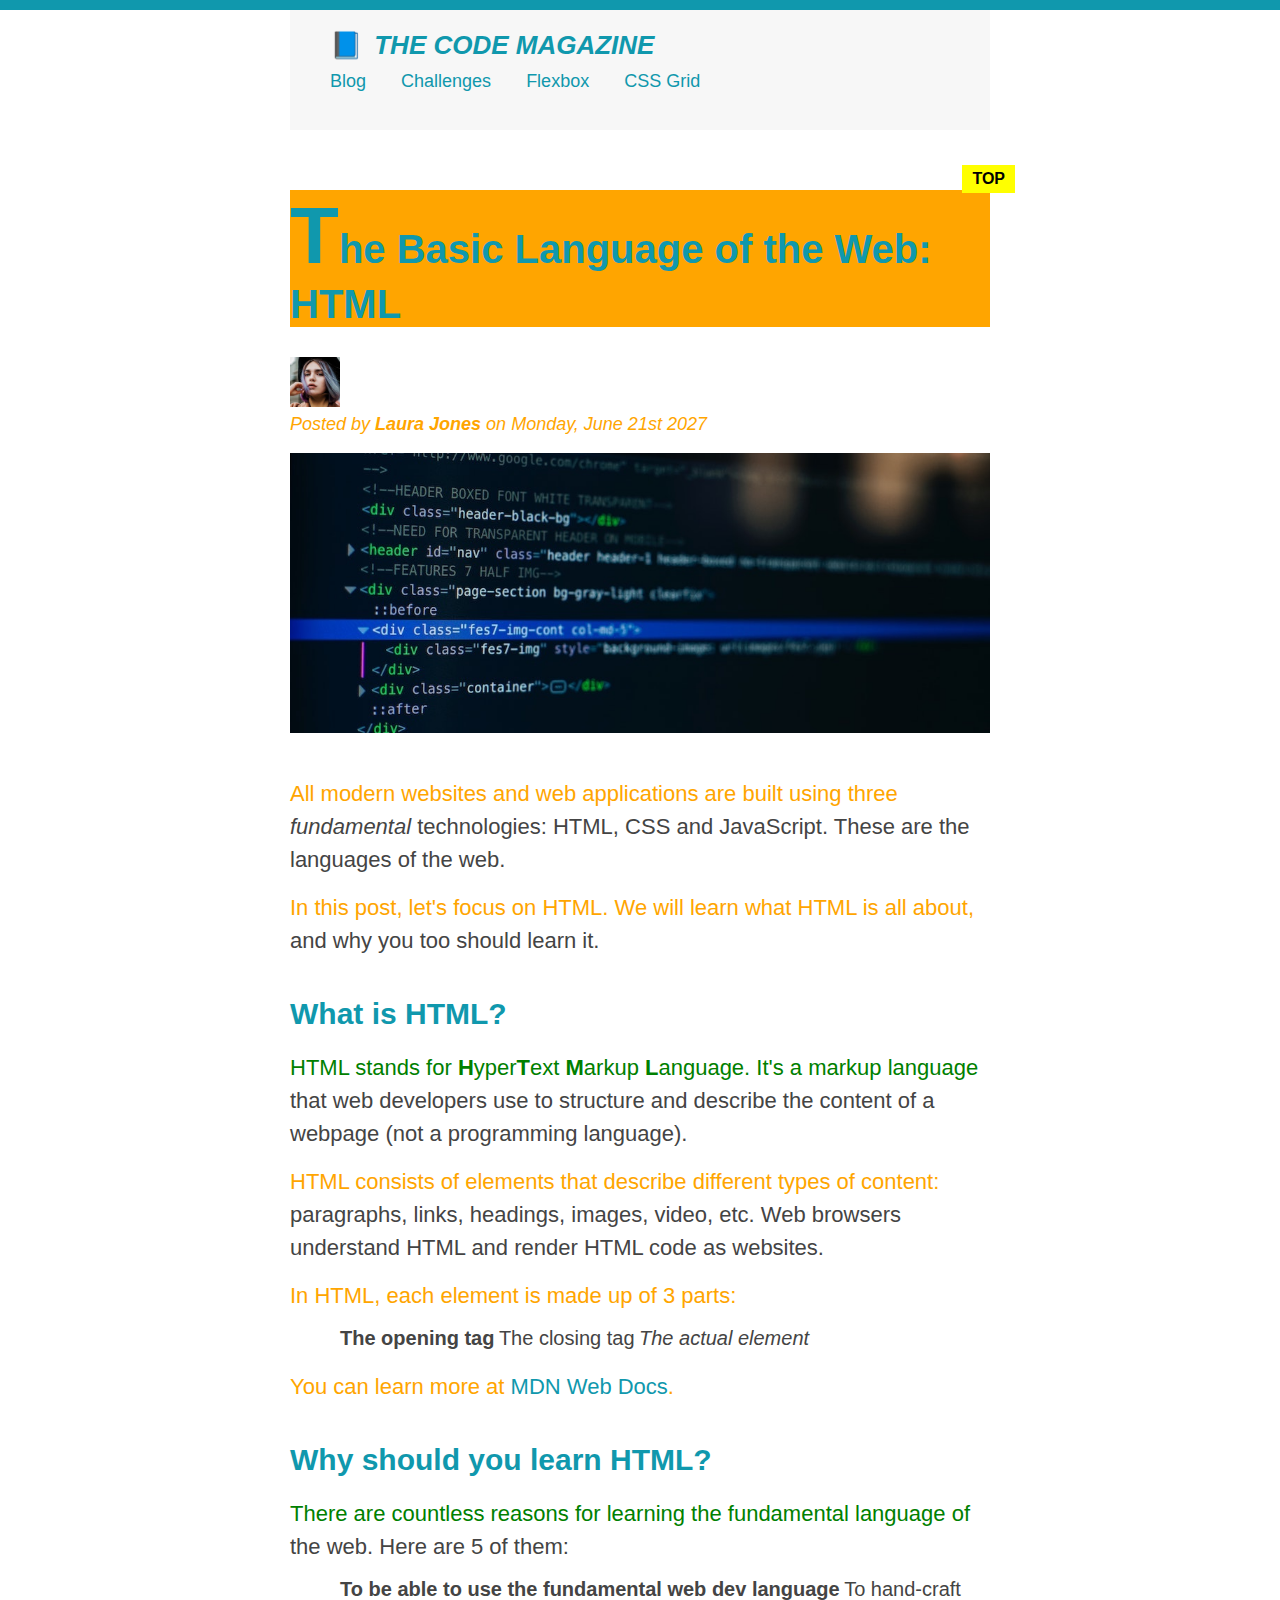
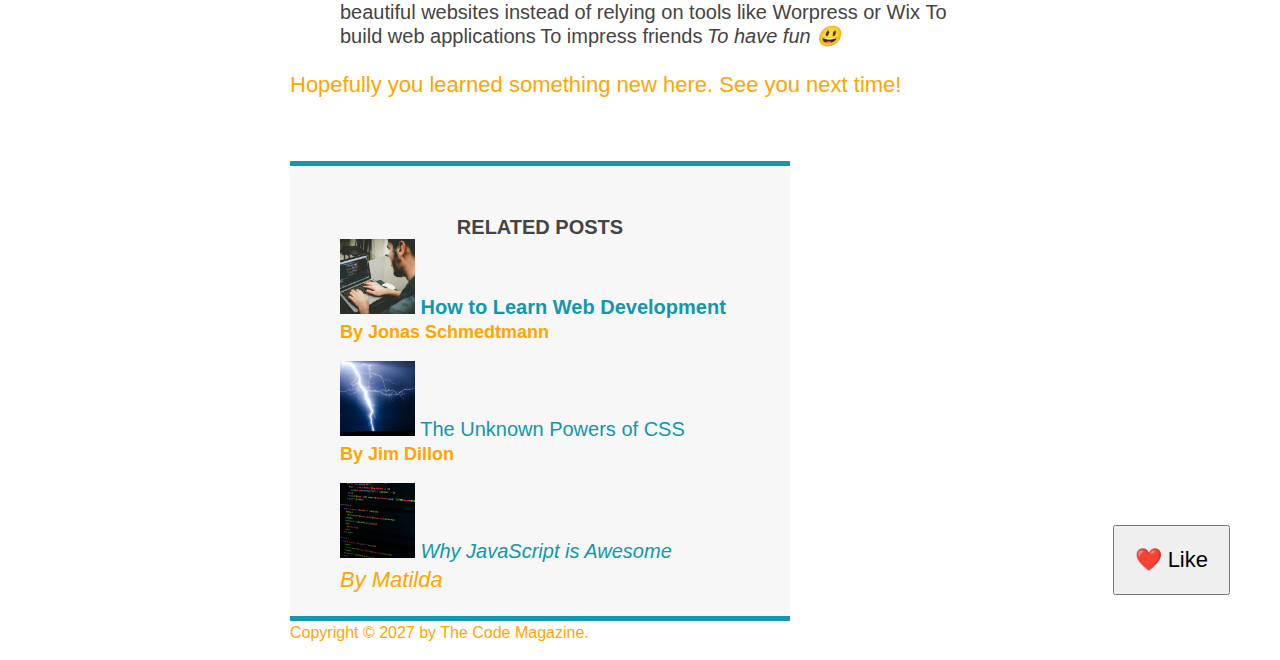
<file: CSS-Fundamentals/index.html>
<!DOCTYPE html>
<html lang="en">
  <head>
    <meta charset="UTF-8" />
    <link href="style.css" rel="stylesheet" />
    <title>The Basic Language of the Web: HTML</title>

  </head>

  <body>
    <!--
    <h1>The Basic Language of the Web: HTML</h1>
    <h2>The Basic Language of the Web: HTML</h2>
    <h3>The Basic Language of the Web: HTML</h3>
    <h4>The Basic Language of the Web: HTML</h4>
    <h5>The Basic Language of the Web: HTML</h5>
    <h6>The Basic Language of the Web: HTML</h6>
    -->

    <div class="container">
    <header class="main-header">
      <h1>📘 The Code Magazine</h1>

      <nav>
        <a href="blog.html">Blog</a>
        <a href="#">Challenges</a>
        <a href="#">Flexbox</a>
        <a href="#">CSS Grid</a>
      </nav>
    </header>

    <article>
      <header class="post-header">
        <h2>The Basic Language of the Web: HTML</h2>

        <img
          src="img/laura-jones.jpg"
          alt="Headshot of Laura Jones"
          height="50"
          width="50"
        />

        <p id="author">Posted by <strong>Laura Jones</strong> on Monday, June 21st 2027</p>

        <img
          src="img/post-img.jpg"
          alt="HTML code on a screen"
          width="500"
          height="200"
          class="post-img"
        />
      </header>

      <p>
        All modern websites and web applications are built using three
        <em>fundamental</em>
        technologies: HTML, CSS and JavaScript. These are the languages of the
        web.
      </p>

      <p>
        In this post, let's focus on HTML. We will learn what HTML is all about,
        and why you too should learn it.
      </p>

      <h3>What is HTML?</h3>
      <p>
        HTML stands for <strong>H</strong>yper<strong>T</strong>ext
        <strong>M</strong>arkup <strong>L</strong>anguage. It's a markup
        language that web developers use to structure and describe the content
        of a webpage (not a programming language).
      </p>
      <p>
        HTML consists of elements that describe different types of content:
        paragraphs, links, headings, images, video, etc. Web browsers understand
        HTML and render HTML code as websites.
      </p>
      <p>In HTML, each element is made up of 3 parts:</p>

      <ol>
        <li class="first-li">The opening tag</li>
        <li>The closing tag</li>
        <li>The actual element</li>
      </ol>

      <p>
        You can learn more at
        <a
          href="https://developer.mozilla.org/en-US/docs/Web/HTML"
          target="_blank"
          >MDN Web Docs</a
        >.
      </p>

      <h3>Why should you learn HTML?</h3>

      <p>
        There are countless reasons for learning the fundamental language of the
        web. Here are 5 of them:
      </p>

      <ul>
        <li class="first-li">To be able to use the fundamental web dev language</li>
        <li>
          To hand-craft beautiful websites instead of relying on tools like
          Worpress or Wix
        </li>
        <li>To build web applications</li>
        <li>To impress friends</li>
        <li>To have fun 😃</li>
      </ul>

      <p>Hopefully you learned something new here. See you next time!</p>
    </article>

    <aside>
      <h4>Related posts</h4>

      <ul class="related-post">
        <li>
          <img
            src="img/related-1.jpg"
            alt="Person programming"
            width="75"
            width="75"
          />
          <a href="#">How to Learn Web Development</a>
          <p class="related-aunthor">By Jonas Schmedtmann</p>
        </li>
        <li>
          <img src="img/related-2.jpg" alt="Lightning" width="75" heigth="75" />
          <a href="#">The Unknown Powers of CSS</a>
          <p class="related-aunthor">By Jim Dillon</p>
        </li>
        <li>
          <img
            src="img/related-3.jpg"
            alt="JavaScript code on a screen"
            width="75"
            height="75"
          />
          <a href="#">Why JavaScript is Awesome</a>
          <p>By Matilda</p>
        </li>
      </ul>
    </aside>

    <footer>
      <p id="copyright" class="copyright text te">
      Copyright &copy; 2027 by The Code Magazine.
    </p>
    </footer>
  </div>
  <button>❤️ Like</button>
  </body>
</html>
</file>
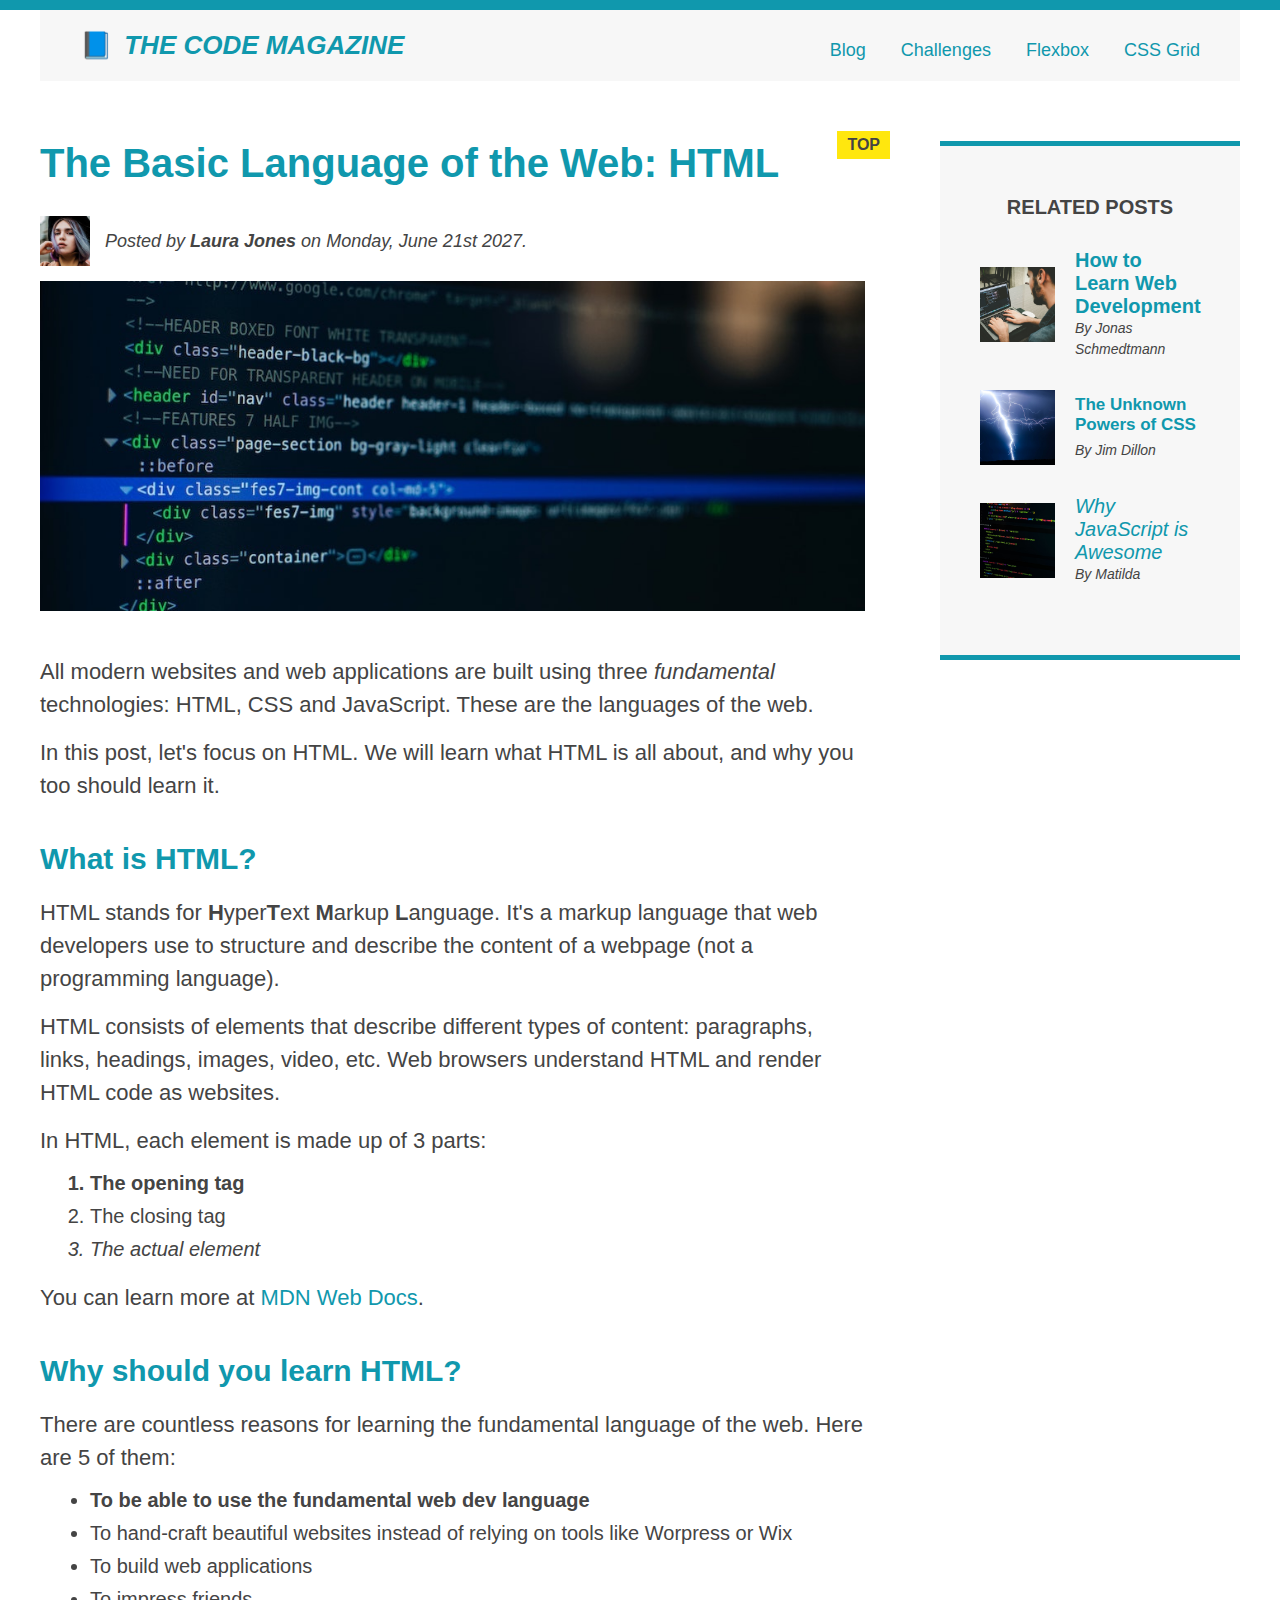
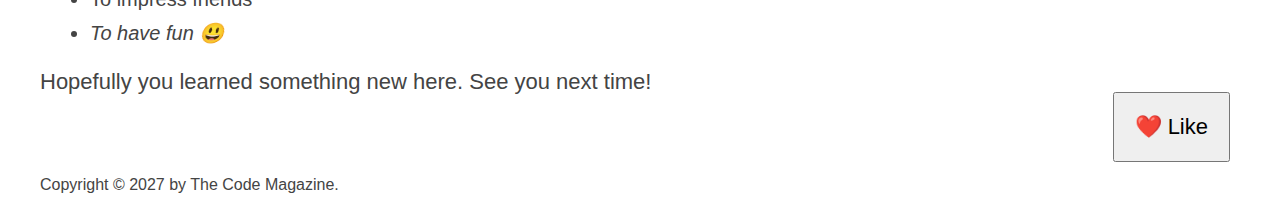
<file: CSS-Layouts/index.html>
<!DOCTYPE html>
<html lang="en">
  <head>
    <meta charset="UTF-8" />
    <link href="style.css" rel="stylesheet" />

    <title>The Basic Language of the Web: HTML</title>
  </head>

  <body>
    <!--
    <h1>The Basic Language of the Web: HTML</h1>
    <h2>The Basic Language of the Web: HTML</h2>
    <h3>The Basic Language of the Web: HTML</h3>
    <h4>The Basic Language of the Web: HTML</h4>
    <h5>The Basic Language of the Web: HTML</h5>
    <h6>The Basic Language of the Web: HTML</h6>
    -->

    <div class="container">
      <header class="main-header clearfix">
        <h1>📘 The Code Magazine</h1>

        <nav>
          <!-- <strong>This is the navigation</strong> -->
          <a href="blog.html">Blog</a>
          <a href="#">Challenges</a>
          <a href="flexbox.html">Flexbox</a>
          <a href="css-grid.html">CSS Grid</a>
        </nav>
        <!-- <div class="clear"></div> -->
      </header>

      <!-- ONLY NECESSARY FOR FLEX-BOX -->
      <!-- <div class="row"> -->
      <article>
        <header class="post-header">
          <h2>The Basic Language of the Web: HTML</h2>

          <div class="author-box">
          <img
            src="img/laura-jones.jpg"
            alt="Headshot of Laura Jones"
            height="50"
            width="50"
            class="author-img"
          />

          <p id="author" class="author">
            Posted by <strong>Laura Jones</strong> on Monday, June 21st 2027.
          </p>
        </div>

          <img
            src="img/post-img.jpg"
            alt="HTML code on a screen"
            width="500"
            height="200"
            class="post-img"
          />
          <button>❤️ Like</button>
        </header>

        <p>
          All modern websites and web applications are built using three
          <em>fundamental</em>
          technologies: HTML, CSS and JavaScript. These are the languages of the
          web.
        </p>

        <p>
          In this post, let's focus on HTML. We will learn what HTML is all
          about, and why you too should learn it.
        </p>

        <h3>What is HTML?</h3>
        <p>
          HTML stands for <strong>H</strong>yper<strong>T</strong>ext
          <strong>M</strong>arkup <strong>L</strong>anguage. It's a markup
          language that web developers use to structure and describe the content
          of a webpage (not a programming language).
        </p>
        <p>
          HTML consists of elements that describe different types of content:
          paragraphs, links, headings, images, video, etc. Web browsers
          understand HTML and render HTML code as websites.
        </p>
        <p>In HTML, each element is made up of 3 parts:</p>

        <ol>
          <li class="first-li">The opening tag</li>
          <li>The closing tag</li>
          <li>The actual element</li>
        </ol>

        <p>
          You can learn more at
          <a
            href="https://developer.mozilla.org/en-US/docs/Web/HTML"
            target="_blank"
            >MDN Web Docs</a
          >.
        </p>

        <h3>Why should you learn HTML?</h3>

        <p>
          There are countless reasons for learning the fundamental language of
          the web. Here are 5 of them:
        </p>

        <ul>
          <li class="first-li">
            To be able to use the fundamental web dev language
          </li>
          <li>
            To hand-craft beautiful websites instead of relying on tools like
            Worpress or Wix
          </li>
          <li>To build web applications</li>
          <li>To impress friends</li>
          <li>To have fun 😃</li>
        </ul>

        <p>Hopefully you learned something new here. See you next time!</p>
      </article>

      <aside>
        <h4>Related posts</h4>

        <ul class="related">
          <li class="related-post">
            <img
              src="img/related-1.jpg"
              alt="Person programming"
              width="75"
              height="75"
            />
            <div>
            <a href="#">How to Learn Web Development</a>
            <p class="related-author">By Jonas Schmedtmann</p>
            </div>
          </li>
          <li class="related-post">
          <img
              src="img/related-2.jpg"
              alt="Lightning"
              width="75"
              height="75"
            />
            <div>
            <a href="#" class="related-link">The Unknown Powers of CSS</a>
            <p class="related-author">By Jim Dillon</p>
          </div>
          </li>
          <li class="related-post">
            <img
              src="img/related-3.jpg"
              alt="JavaScript code on a screen"
              width="75"
              height="75"
            />
            <div>
            <a href="#">Why JavaScript is Awesome</a>
            <p class="related-author">By Matilda</p>
          </div>
          </li>
        </ul>
      </aside>
    <!-- </div> -->

      <footer>
        <p id="copyright" class="copyright text">
          Copyright &copy; 2027 by The Code Magazine.
        </p>
      </footer>
    </div>
  </body>
</html>
</file>
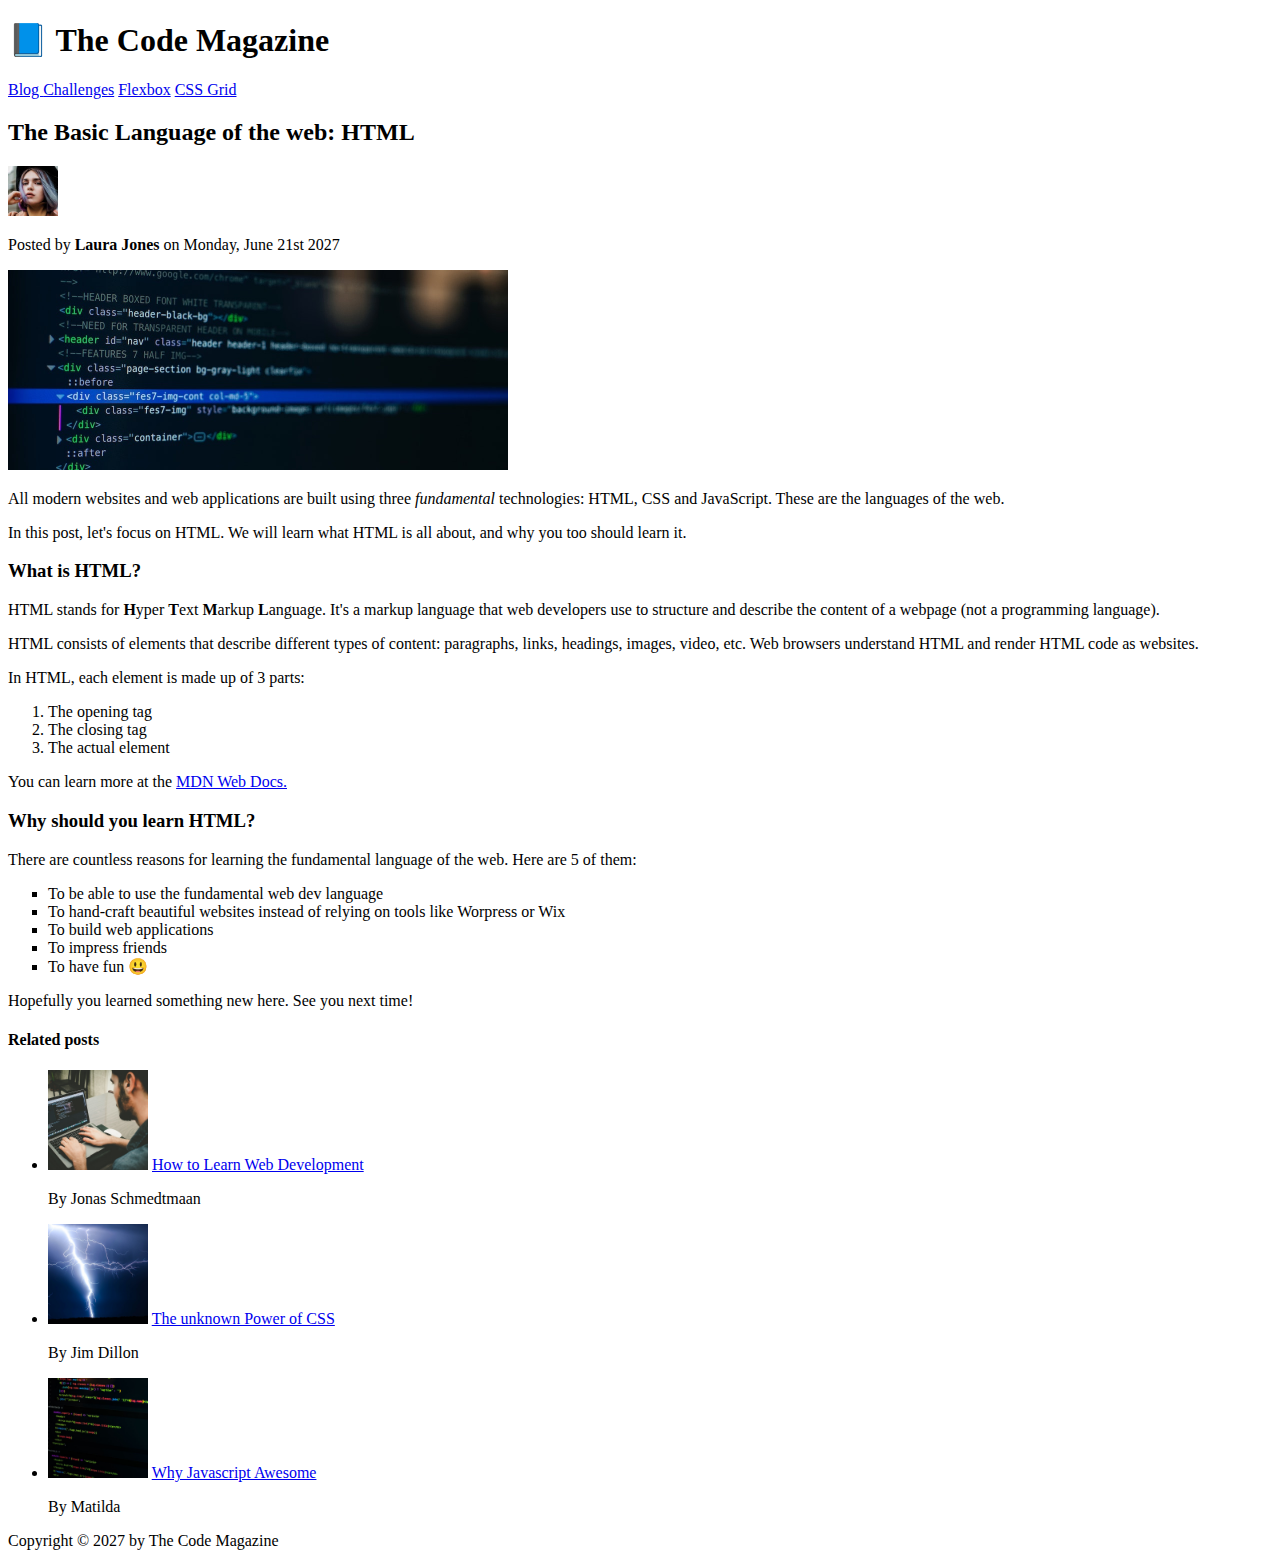
<file: HTML-Fundamentals/index.html>
<!DOCTYPE html>
<html lang="en">
<head>
    <meta charset="UTF-8" />
    <title>The Basic Language of the web: HTML</title>
</head>
<body>
    <!-- <h1>The Basic Language of the web: HTML</h1>
    <h2>The Basic Language of the web: HTML</h2>
    <h3>The Basic Language of the web: HTML</h3>
    <h4>The Basic Language of the web: HTML</h4>
    <h5>The Basic Language of the web: HTML</h5>
    <h6>The Basic Language of the web: HTML</h6> -->

    <header>
    <h1>📘 The Code Magazine</h1>

    <nav>
        <a href="blog.html">Blog </a>
        <a href="#">Challenges</a>
        <a href="#">Flexbox</a>
        <a href="#">CSS Grid</a>
    </nav>
    </header>


    <article>
        <header>
    <h2>The Basic Language of the web: HTML</h2>
    <img 
    src="img/laura-jones.jpg" 
    alt="Headshot of Laura JonesLaura" 
    height="50" 
    width="50" 
    />
    <p>Posted by <strong>Laura Jones</strong> on Monday, June 21st 2027</p>
    <img 
    src="img/post-img.jpg" 
    alt="Post" 
    height="200"
    width="500" 
    />
    </header>

    <p>All modern websites and web applications are built using three <em>fundamental</em> technologies: HTML, CSS and JavaScript. These are the languages of the web.</p>

    <p>In this post, let's focus on HTML. We will learn what HTML is all about, and why you too should learn it.</p>
    <h3>What is HTML?</h3>
    <p>HTML stands for <strong>H</strong>yper <strong>T</strong>ext <strong>M</strong>arkup <strong>L</strong>anguage. It's a markup language that web developers use to structure and describe the content of a webpage (not a programming language).</p>
    <p>HTML consists of elements that describe different types of content: paragraphs, links, headings, images, video, etc. Web browsers understand HTML and render HTML code as websites.</p>
    <p>In HTML, each element is made up of 3 parts:</p>
    <ol>
        <li>The opening tag</li>
        <li>The closing tag</li>
        <li>The actual element</li>
    </ol>
    <p>You can learn more at the <a href="www.google.com" target="_blank">MDN Web Docs.</a></p>


    <h3>Why should you learn HTML?</h3>
    <p>There are countless reasons for learning the fundamental language of the web. Here are 5 of them:</p>
    <ul style="list-style-type : square">
        <li>To be able to use the fundamental web dev language</li>
        <li>To hand-craft beautiful websites instead of relying on tools like Worpress or Wix</li>
        <li>To build web applications</li>
        <li>To impress friends</li>
        <li>To have fun 😃</li>
    </ul>
    <p>Hopefully you learned something new here. See you next time!</p>
</article>
<aside>
    <h4>Related posts</h4>
    <ul>
        <li>
            <img 
            src="img/related-1.jpg" 
            alt="Jonas" 
            height="100"
            width="100"
            />
            <a 
            href="www.google.com" 
            target="_blank"
            >
            How to Learn Web Development
            </a>
            <p>By Jonas Schmedtmaan</p>
        </li>
        <li>
            <img 
            src="img/related-2.jpg"
            alt="Jim" 
            height="100"
            width="100"
             />
            <a 
            href="www.google.com" 
            target="_blank"
            >
            The unknown Power of CSS
            </a>
            <p>By Jim Dillon</p>
        </li>
        <li>
            <img 
            src="img/related-3.jpg" 
            alt="Matilda" 
            height="100"
            width="100"
            />
            <a 
            href="www.google.com" 
            target="_blank"
            >
            Why Javascript Awesome
            </a>
            <p>By Matilda</p>
        </li>
    </ul>
</aside>
    <footer>
        Copyright &copy; 2027 by The Code Magazine
    </footer>
</body>
</html>
</file>
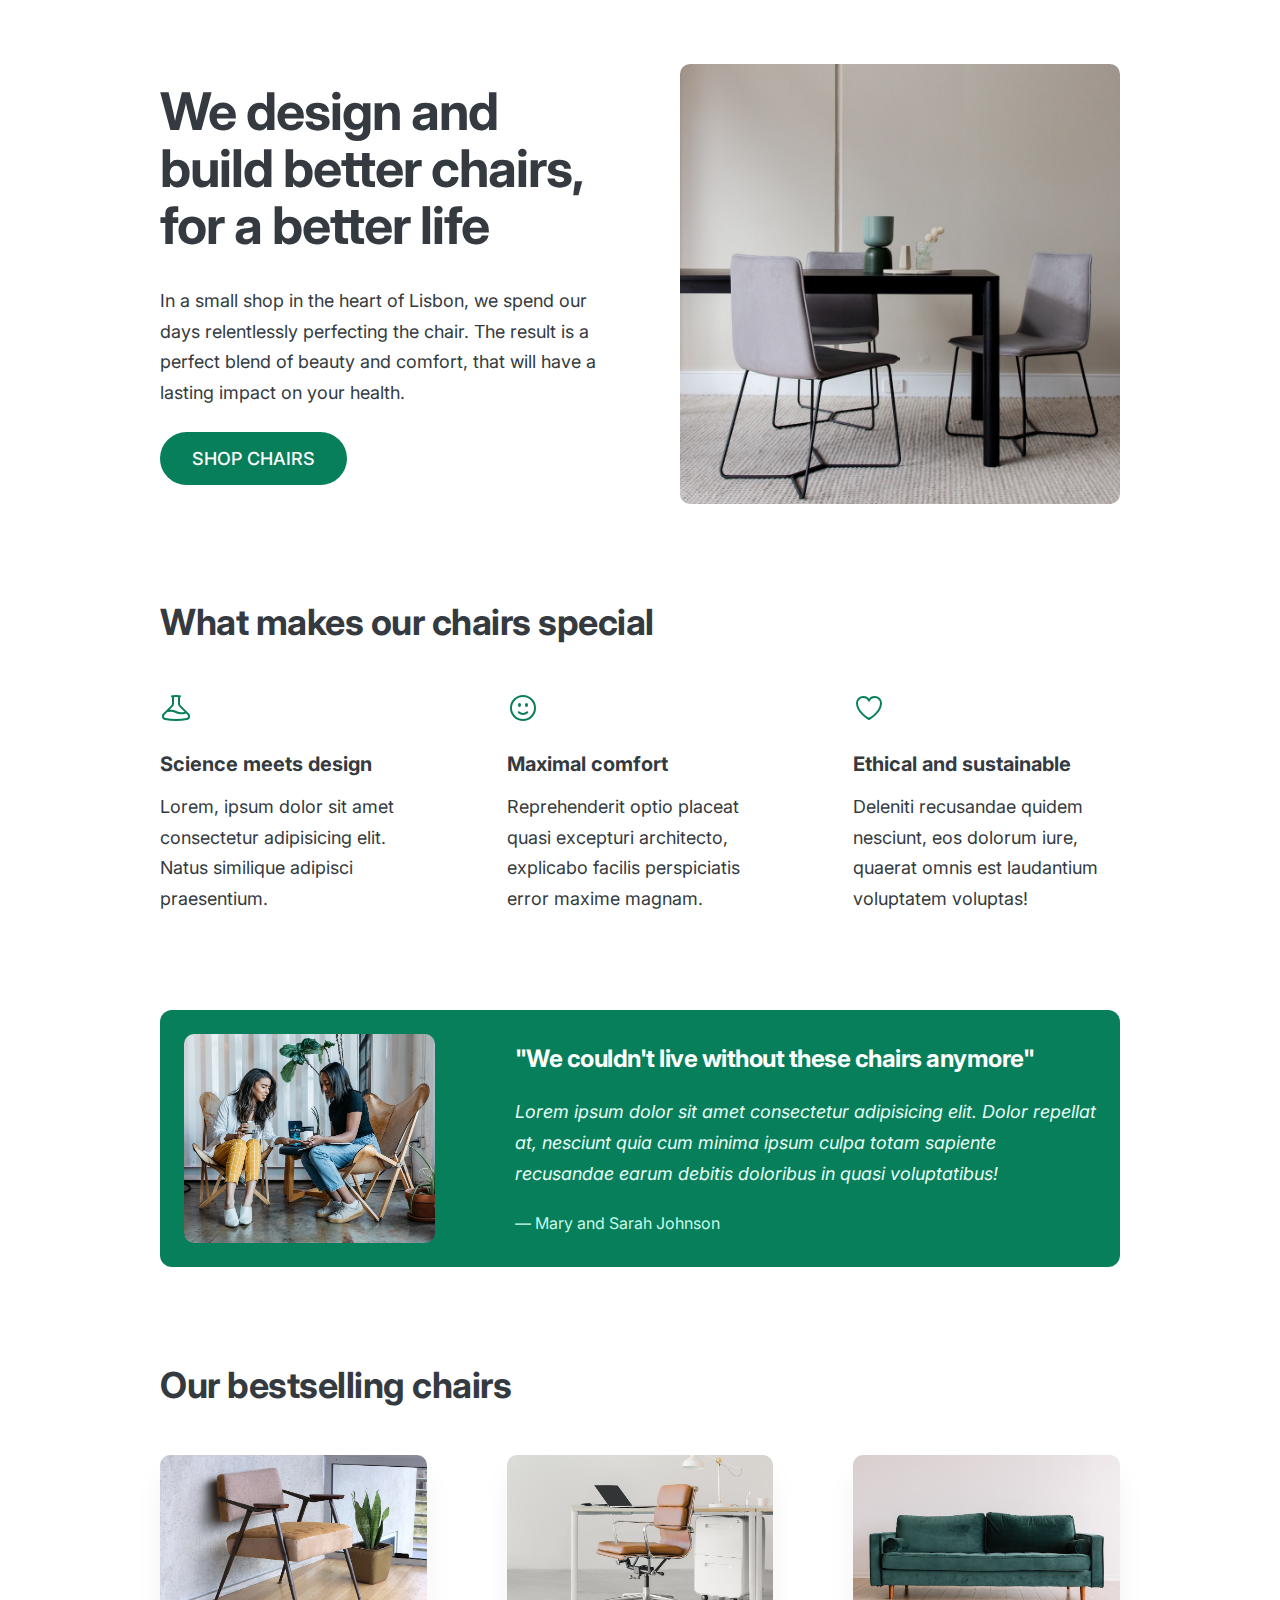
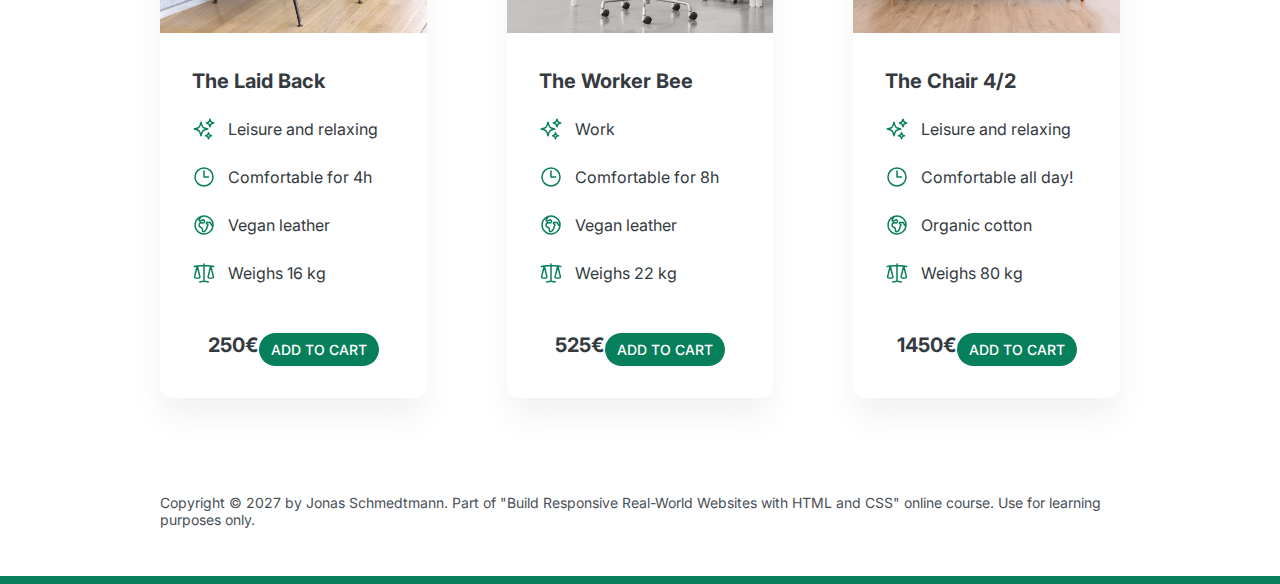
<file: Web-Design/index.html>
<!DOCTYPE html>
<html lang="en">
  <head>
    <meta charset="UTF-8" />
    <meta http-equiv="X-UA-Compatible" content="IE=edge" />
    <meta name="viewport" content="width=device-width, initial-scale=1.0" />

    <link rel="preconnect" href="https://fonts.googleapis.com">
    <link href="https://fonts.googleapis.com/css2?family=Inter:wght@400;500;700&display=swap" rel="stylesheet">
    <link rel="preconnect" href="https://fonts.gstatic.com" crossorigin>

    <link rel="stylesheet" href="style.css" />
    <title>Lisbon Chair Shop</title>
  </head>
  <body>
    <div class="container">
      <header>
        <div class="header-text-box">
          <h1>We design and build better chairs, for a better life</h1>
          <p class="header-text">
            In a small shop in the heart of Lisbon, we spend our days
            relentlessly perfecting the chair. The result is a perfect blend of
            beauty and comfort, that will have a lasting impact on your health.
          </p>
          <a class="btn btn--big" href="#">Shop chairs</a>
        </div>
        <img src="hero.jpg" alt="Photo" />
      </header>

      <section>
        <h2>What makes our chairs special</h2>
        <div class="grid-3-cols">
          <div>
            <svg
             xmlns="http://www.w3.org/2000/svg"
             fill="none"
             viewBox="0 0 24 24" 
             stroke-width="1.5" 
             stroke="currentColor"
             class="features-icon"
             >
              <path stroke-linecap="round" stroke-linejoin="round" d="M9.75 3.104v5.714a2.25 2.25 0 01-.659 1.591L5 14.5M9.75 3.104c-.251.023-.501.05-.75.082m.75-.082a24.301 24.301 0 014.5 0m0 0v5.714c0 .597.237 1.17.659 1.591L19.8 15.3M14.25 3.104c.251.023.501.05.75.082M19.8 15.3l-1.57.393A9.065 9.065 0 0112 15a9.065 9.065 0 00-6.23-.693L5 14.5m14.8.8l1.402 1.402c1.232 1.232.65 3.318-1.067 3.611A48.309 48.309 0 0112 21c-2.773 0-5.491-.235-8.135-.687-1.718-.293-2.3-2.379-1.067-3.61L5 14.5" />
            </svg>
            
            <p class="features-title"><strong>Science meets design</strong></p>
            <p class="features-text">
              Lorem, ipsum dolor sit amet consectetur adipisicing elit. Natus
              similique adipisci praesentium.
            </p>
          </div>

          <div>
            <svg xmlns="http://www.w3.org/2000/svg" fill="none" viewBox="0 0 24 24" stroke-width="1.5" stroke="currentColor" class="features-icon">
              <path stroke-linecap="round" stroke-linejoin="round" d="M15.182 15.182a4.5 4.5 0 01-6.364 0M21 12a9 9 0 11-18 0 9 9 0 0118 0zM9.75 9.75c0 .414-.168.75-.375.75S9 10.164 9 9.75 9.168 9 9.375 9s.375.336.375.75zm-.375 0h.008v.015h-.008V9.75zm5.625 0c0 .414-.168.75-.375.75s-.375-.336-.375-.75.168-.75.375-.75.375.336.375.75zm-.375 0h.008v.015h-.008V9.75z" />
            </svg>            
            <p class="features-title">
              <strong>Maximal comfort</strong>
            </p>
            <p class="features-text">
              Reprehenderit optio placeat quasi excepturi architecto, explicabo
              facilis perspiciatis error maxime magnam.
            </p>
          </div>

          <div>
            <svg xmlns="http://www.w3.org/2000/svg" fill="none" viewBox="0 0 24 24" stroke-width="1.5" stroke="currentColor" class="features-icon">
              <path stroke-linecap="round" stroke-linejoin="round" d="M21 8.25c0-2.485-2.099-4.5-4.688-4.5-1.935 0-3.597 1.126-4.312 2.733-.715-1.607-2.377-2.733-4.313-2.733C5.1 3.75 3 5.765 3 8.25c0 7.22 9 12 9 12s9-4.78 9-12z" />
            </svg>
            
            <p class="features-title">
              <strong>Ethical and sustainable</strong>
            </p>
            <p class="features-text">
              Deleniti recusandae quidem nesciunt, eos dolorum iure, quaerat
              omnis est laudantium voluptatem voluptas!
            </p>
          </div>
        </div>
      </section>

      <section class="testimonial-section">
        <div class="grid-3-cols">
          <img src="customers.jpg" alt="People sitting on chairs" />
          <div class="testimonial-box">
            <h2>"We couldn't live without these chairs anymore"</h2>
            <blockquote class="testimonial-text">
              Lorem ipsum dolor sit amet consectetur adipisicing elit. Dolor
              repellat at, nesciunt quia cum minima ipsum culpa totam sapiente
              recusandae earum debitis doloribus in quasi voluptatibus!
            </blockquote>
            <p class="testimonial-author">&mdash; Mary and Sarah Johnson</p>
          </div>
        </div>
      </section>

      <section>
        <h2>Our bestselling chairs</h2>
        <div class="grid-3-cols">
          <figure class="chair">
            <img src="chair-1.jpg" alt="Chair" />
            <div class="chair-box">
              <h3>The Laid Back</h3>
              <ul class="chair-details">
                <li>
                  <svg xmlns="http://www.w3.org/2000/svg" fill="none" viewBox="0 0 24 24" stroke-width="1.5" stroke="currentColor" class="chair-icon">
                    <path stroke-linecap="round" stroke-linejoin="round" d="M9.813 15.904L9 18.75l-.813-2.846a4.5 4.5 0 00-3.09-3.09L2.25 12l2.846-.813a4.5 4.5 0 003.09-3.09L9 5.25l.813 2.846a4.5 4.5 0 003.09 3.09L15.75 12l-2.846.813a4.5 4.5 0 00-3.09 3.09zM18.259 8.715L18 9.75l-.259-1.035a3.375 3.375 0 00-2.455-2.456L14.25 6l1.036-.259a3.375 3.375 0 002.455-2.456L18 2.25l.259 1.035a3.375 3.375 0 002.456 2.456L21.75 6l-1.035.259a3.375 3.375 0 00-2.456 2.456zM16.894 20.567L16.5 21.75l-.394-1.183a2.25 2.25 0 00-1.423-1.423L13.5 18.75l1.183-.394a2.25 2.25 0 001.423-1.423l.394-1.183.394 1.183a2.25 2.25 0 001.423 1.423l1.183.394-1.183.394a2.25 2.25 0 00-1.423 1.423z" />
                  </svg>                  
                  <!-- Span is a generic INLINE text element, it doesn't have any meaning. It's like a div element, but inline -->
                  <span>Leisure and relaxing</span>
                </li>
                <li>
                  <svg xmlns="http://www.w3.org/2000/svg" fill="none" viewBox="0 0 24 24" stroke-width="1.5" stroke="currentColor" class="chair-icon">
                    <path stroke-linecap="round" stroke-linejoin="round" d="M12 6v6h4.5m4.5 0a9 9 0 11-18 0 9 9 0 0118 0z" />
                  </svg>                  
                  <span>Comfortable for 4h</span>
                </li>
                <li>
                  <svg xmlns="http://www.w3.org/2000/svg" fill="none" viewBox="0 0 24 24" stroke-width="1.5" stroke="currentColor" class="chair-icon">
                    <path stroke-linecap="round" stroke-linejoin="round" d="M20.893 13.393l-1.135-1.135a2.252 2.252 0 01-.421-.585l-1.08-2.16a.414.414 0 00-.663-.107.827.827 0 01-.812.21l-1.273-.363a.89.89 0 00-.738 1.595l.587.39c.59.395.674 1.23.172 1.732l-.2.2c-.212.212-.33.498-.33.796v.41c0 .409-.11.809-.32 1.158l-1.315 2.191a2.11 2.11 0 01-1.81 1.025 1.055 1.055 0 01-1.055-1.055v-1.172c0-.92-.56-1.747-1.414-2.089l-.655-.261a2.25 2.25 0 01-1.383-2.46l.007-.042a2.25 2.25 0 01.29-.787l.09-.15a2.25 2.25 0 012.37-1.048l1.178.236a1.125 1.125 0 001.302-.795l.208-.73a1.125 1.125 0 00-.578-1.315l-.665-.332-.091.091a2.25 2.25 0 01-1.591.659h-.18c-.249 0-.487.1-.662.274a.931.931 0 01-1.458-1.137l1.411-2.353a2.25 2.25 0 00.286-.76m11.928 9.869A9 9 0 008.965 3.525m11.928 9.868A9 9 0 118.965 3.525" />
                  </svg>                  
                  <span>Vegan leather</span>
                </li>
                <li>
                  <svg xmlns="http://www.w3.org/2000/svg" fill="none" viewBox="0 0 24 24" stroke-width="1.5" stroke="currentColor" class="chair-icon">
                    <path stroke-linecap="round" stroke-linejoin="round" d="M12 3v17.25m0 0c-1.472 0-2.882.265-4.185.75M12 20.25c1.472 0 2.882.265 4.185.75M18.75 4.97A48.416 48.416 0 0012 4.5c-2.291 0-4.545.16-6.75.47m13.5 0c1.01.143 2.01.317 3 .52m-3-.52l2.62 10.726c.122.499-.106 1.028-.589 1.202a5.988 5.988 0 01-2.031.352 5.988 5.988 0 01-2.031-.352c-.483-.174-.711-.703-.59-1.202L18.75 4.971zm-16.5.52c.99-.203 1.99-.377 3-.52m0 0l2.62 10.726c.122.499-.106 1.028-.589 1.202a5.989 5.989 0 01-2.031.352 5.989 5.989 0 01-2.031-.352c-.483-.174-.711-.703-.59-1.202L5.25 4.971z" />
                  </svg>                  
                  <span>Weighs 16 kg</span>
                </li>
              </ul>
              <div class="chair-price">
                <strong>250€</strong>
                <a href="#" class="btn btn--small">Add to cart</a>
              </div>
            </div>
          </figure>

          <figure class="chair">
            <img src="chair-2.jpg" alt="Chair" />
            <div class="chair-box">
              <h3>The Worker Bee</h3>
              <ul class="chair-details">
                <li>
                   <svg xmlns="http://www.w3.org/2000/svg" fill="none" viewBox="0 0 24 24" stroke-width="1.5" stroke="currentColor" class="chair-icon">
                    <path stroke-linecap="round" stroke-linejoin="round" d="M9.813 15.904L9 18.75l-.813-2.846a4.5 4.5 0 00-3.09-3.09L2.25 12l2.846-.813a4.5 4.5 0 003.09-3.09L9 5.25l.813 2.846a4.5 4.5 0 003.09 3.09L15.75 12l-2.846.813a4.5 4.5 0 00-3.09 3.09zM18.259 8.715L18 9.75l-.259-1.035a3.375 3.375 0 00-2.455-2.456L14.25 6l1.036-.259a3.375 3.375 0 002.455-2.456L18 2.25l.259 1.035a3.375 3.375 0 002.456 2.456L21.75 6l-1.035.259a3.375 3.375 0 00-2.456 2.456zM16.894 20.567L16.5 21.75l-.394-1.183a2.25 2.25 0 00-1.423-1.423L13.5 18.75l1.183-.394a2.25 2.25 0 001.423-1.423l.394-1.183.394 1.183a2.25 2.25 0 001.423 1.423l1.183.394-1.183.394a2.25 2.25 0 00-1.423 1.423z" />
                  </svg> 
                  <span>Work</span>
                </li>
                <li><svg xmlns="http://www.w3.org/2000/svg" fill="none" viewBox="0 0 24 24" stroke-width="1.5" stroke="currentColor" class="chair-icon">
                    <path stroke-linecap="round" stroke-linejoin="round" d="M12 6v6h4.5m4.5 0a9 9 0 11-18 0 9 9 0 0118 0z" />
                  </svg>  
                  <span>Comfortable for 8h</span>
                </li>
                <li>
              <svg xmlns="http://www.w3.org/2000/svg" fill="none" viewBox="0 0 24 24" stroke-width="1.5" stroke="currentColor" class="chair-icon">
                    <path stroke-linecap="round" stroke-linejoin="round" d="M20.893 13.393l-1.135-1.135a2.252 2.252 0 01-.421-.585l-1.08-2.16a.414.414 0 00-.663-.107.827.827 0 01-.812.21l-1.273-.363a.89.89 0 00-.738 1.595l.587.39c.59.395.674 1.23.172 1.732l-.2.2c-.212.212-.33.498-.33.796v.41c0 .409-.11.809-.32 1.158l-1.315 2.191a2.11 2.11 0 01-1.81 1.025 1.055 1.055 0 01-1.055-1.055v-1.172c0-.92-.56-1.747-1.414-2.089l-.655-.261a2.25 2.25 0 01-1.383-2.46l.007-.042a2.25 2.25 0 01.29-.787l.09-.15a2.25 2.25 0 012.37-1.048l1.178.236a1.125 1.125 0 001.302-.795l.208-.73a1.125 1.125 0 00-.578-1.315l-.665-.332-.091.091a2.25 2.25 0 01-1.591.659h-.18c-.249 0-.487.1-.662.274a.931.931 0 01-1.458-1.137l1.411-2.353a2.25 2.25 0 00.286-.76m11.928 9.869A9 9 0 008.965 3.525m11.928 9.868A9 9 0 118.965 3.525" />
                  </svg>
                  <span>Vegan leather</span>
                </li>
                <li><svg xmlns="http://www.w3.org/2000/svg" fill="none" viewBox="0 0 24 24" stroke-width="1.5" stroke="currentColor" class="chair-icon">
                    <path stroke-linecap="round" stroke-linejoin="round" d="M12 3v17.25m0 0c-1.472 0-2.882.265-4.185.75M12 20.25c1.472 0 2.882.265 4.185.75M18.75 4.97A48.416 48.416 0 0012 4.5c-2.291 0-4.545.16-6.75.47m13.5 0c1.01.143 2.01.317 3 .52m-3-.52l2.62 10.726c.122.499-.106 1.028-.589 1.202a5.988 5.988 0 01-2.031.352 5.988 5.988 0 01-2.031-.352c-.483-.174-.711-.703-.59-1.202L18.75 4.971zm-16.5.52c.99-.203 1.99-.377 3-.52m0 0l2.62 10.726c.122.499-.106 1.028-.589 1.202a5.989 5.989 0 01-2.031.352 5.989 5.989 0 01-2.031-.352c-.483-.174-.711-.703-.59-1.202L5.25 4.971z" />
                  </svg> 
                  <span>Weighs 22 kg</span>
                </li>
              </ul>
              <div class="chair-price">
                <strong>525€</strong>
                <a href="#" class="btn btn--small">Add to cart</a>
              </div>
            </div>
          </figure>

          <figure class="chair">
            <img src="chair-3.jpg" alt="Chair" />
            <div class="chair-box">
              <h3>The Chair 4/2</h3>
              <ul class="chair-details">
                <li>
                   <svg xmlns="http://www.w3.org/2000/svg" fill="none" viewBox="0 0 24 24" stroke-width="1.5" stroke="currentColor" class="chair-icon">
                    <path stroke-linecap="round" stroke-linejoin="round" d="M9.813 15.904L9 18.75l-.813-2.846a4.5 4.5 0 00-3.09-3.09L2.25 12l2.846-.813a4.5 4.5 0 003.09-3.09L9 5.25l.813 2.846a4.5 4.5 0 003.09 3.09L15.75 12l-2.846.813a4.5 4.5 0 00-3.09 3.09zM18.259 8.715L18 9.75l-.259-1.035a3.375 3.375 0 00-2.455-2.456L14.25 6l1.036-.259a3.375 3.375 0 002.455-2.456L18 2.25l.259 1.035a3.375 3.375 0 002.456 2.456L21.75 6l-1.035.259a3.375 3.375 0 00-2.456 2.456zM16.894 20.567L16.5 21.75l-.394-1.183a2.25 2.25 0 00-1.423-1.423L13.5 18.75l1.183-.394a2.25 2.25 0 001.423-1.423l.394-1.183.394 1.183a2.25 2.25 0 001.423 1.423l1.183.394-1.183.394a2.25 2.25 0 00-1.423 1.423z" />
                  </svg> 
                  <span>Leisure and relaxing</span>
                </li>
                <li>
                  <svg xmlns="http://www.w3.org/2000/svg" fill="none" viewBox="0 0 24 24" stroke-width="1.5" stroke="currentColor" class="chair-icon">
                    <path stroke-linecap="round" stroke-linejoin="round" d="M12 6v6h4.5m4.5 0a9 9 0 11-18 0 9 9 0 0118 0z" />
                  </svg>  
                  <span>Comfortable all day!</span>
                </li>
                <li>
                  <svg xmlns="http://www.w3.org/2000/svg" fill="none" viewBox="0 0 24 24" stroke-width="1.5" stroke="currentColor" class="chair-icon">
                    <path stroke-linecap="round" stroke-linejoin="round" d="M20.893 13.393l-1.135-1.135a2.252 2.252 0 01-.421-.585l-1.08-2.16a.414.414 0 00-.663-.107.827.827 0 01-.812.21l-1.273-.363a.89.89 0 00-.738 1.595l.587.39c.59.395.674 1.23.172 1.732l-.2.2c-.212.212-.33.498-.33.796v.41c0 .409-.11.809-.32 1.158l-1.315 2.191a2.11 2.11 0 01-1.81 1.025 1.055 1.055 0 01-1.055-1.055v-1.172c0-.92-.56-1.747-1.414-2.089l-.655-.261a2.25 2.25 0 01-1.383-2.46l.007-.042a2.25 2.25 0 01.29-.787l.09-.15a2.25 2.25 0 012.37-1.048l1.178.236a1.125 1.125 0 001.302-.795l.208-.73a1.125 1.125 0 00-.578-1.315l-.665-.332-.091.091a2.25 2.25 0 01-1.591.659h-.18c-.249 0-.487.1-.662.274a.931.931 0 01-1.458-1.137l1.411-2.353a2.25 2.25 0 00.286-.76m11.928 9.869A9 9 0 008.965 3.525m11.928 9.868A9 9 0 118.965 3.525" />
                  </svg>
                  <span>Organic cotton</span>
                </li>
                <li>
                  <svg xmlns="http://www.w3.org/2000/svg" fill="none" viewBox="0 0 24 24" stroke-width="1.5" stroke="currentColor" class="chair-icon">
                    <path stroke-linecap="round" stroke-linejoin="round" d="M12 3v17.25m0 0c-1.472 0-2.882.265-4.185.75M12 20.25c1.472 0 2.882.265 4.185.75M18.75 4.97A48.416 48.416 0 0012 4.5c-2.291 0-4.545.16-6.75.47m13.5 0c1.01.143 2.01.317 3 .52m-3-.52l2.62 10.726c.122.499-.106 1.028-.589 1.202a5.988 5.988 0 01-2.031.352 5.988 5.988 0 01-2.031-.352c-.483-.174-.711-.703-.59-1.202L18.75 4.971zm-16.5.52c.99-.203 1.99-.377 3-.52m0 0l2.62 10.726c.122.499-.106 1.028-.589 1.202a5.989 5.989 0 01-2.031.352 5.989 5.989 0 01-2.031-.352c-.483-.174-.711-.703-.59-1.202L5.25 4.971z" />
                  </svg> 
                  <span>Weighs 80 kg</span>
                </li>
              </ul>
              <div class="chair-price">
                <strong>1450€</strong>
                <a href="#" class="btn btn--small">Add to cart</a>
              </div>
            </div>
          </figure>
        </div>
      </section>

      <footer>
        Copyright &copy; 2027 by Jonas Schmedtmann. Part of "Build Responsive
        Real-World Websites with HTML and CSS" online course. Use for learning
        purposes only.
      </footer>
    </div>
  </body>
</html>
</file>
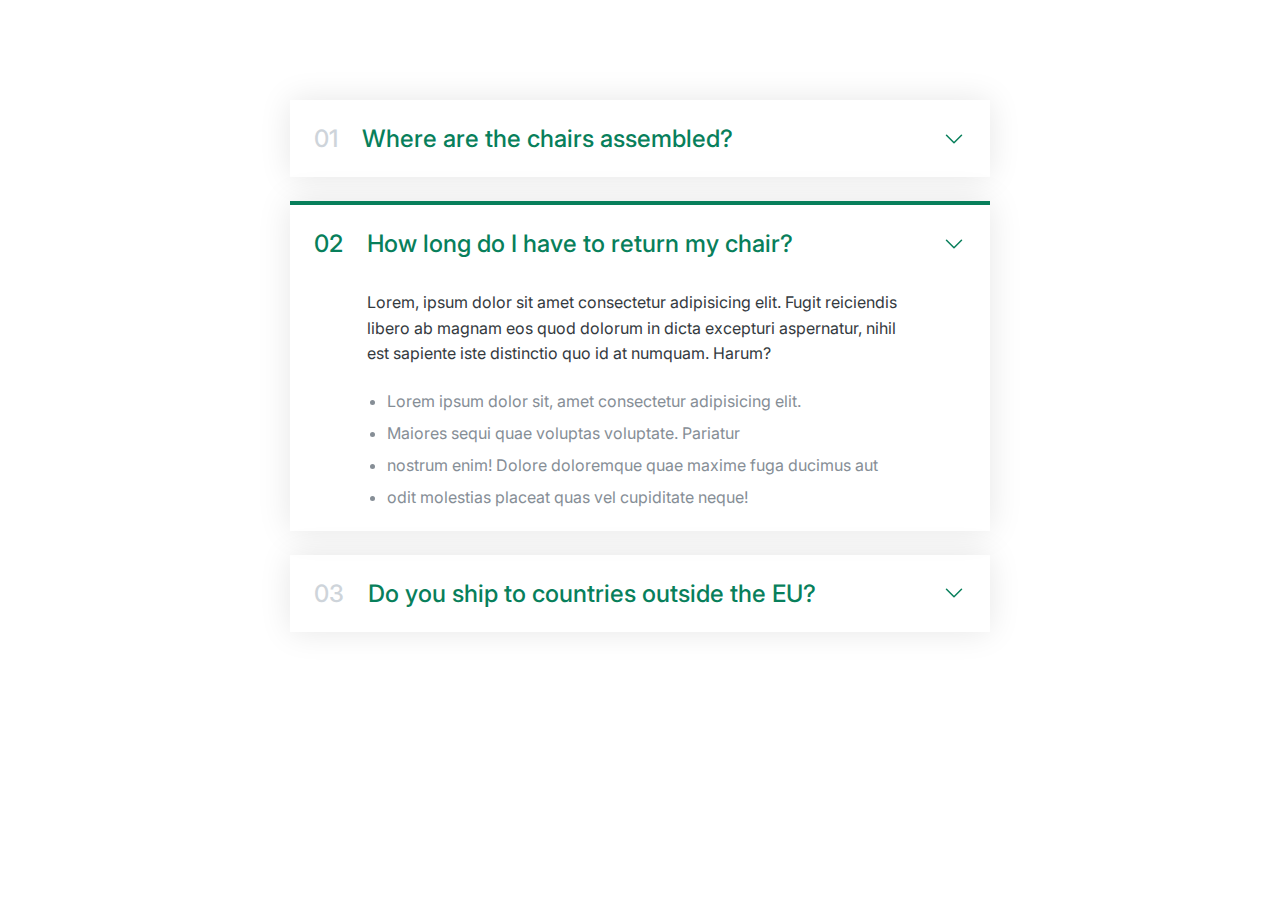
<file: Components/01-accordion.html>
<!DOCTYPE html>
<html lang="en">
<head>
    <meta charset="UTF-8">
    <meta http-equiv="X-UA-Compatible" content="IE=edge">
    <meta name="viewport" content="width=device-width, initial-scale=1.0">
    <link 
    href="https://fonts.googleapis.com/css2?family=Inter:wght@400;500;700&display=swap" 
    rel="stylesheet">
    <title>Accordion Component</title>
    <style>
        /*
            SPACING SYSTEM (px)
            2 / 4 / 8 / 12 / 16 / 24 / 32 / 48 / 64 / 80 / 96 / 128

            FONT SIZE SYSTEM (px)
            10 / 12 / 14 / 16 / 18 / 20 / 24 / 30 / 36 / 44 / 52 / 62 / 74 / 86 / 98
            */

            /* 
            MAIN COLOR : #087f5b; 
            GREY-COLOR : #343a40;
            */

            * {
            margin: 0;
            padding: 0;
            box-sizing: border-box;
            }

            /* ------------------------ */
            /* GENERAL STYLES */
            /* ------------------------ */
            body {
            font-family: 'Inter', sans-serif;
            color: #343a40;
            }

            .accordion{
                width: 700px;
                margin: 100px auto;

                display: flex;
                flex-direction: column;
                gap: 24px;
            }

            .item {
                box-shadow: 0 0 32px rgba(0, 0, 0, 0.1);
                padding: 24px;

                display: grid;
                grid-template-columns: auto 1fr auto;
                column-gap: 24px;
                row-gap: 32px;
                align-items: center;
            }

            .number,
            .text {
                font-size: 24px;
                font-weight: 500;
                /* color: #087f5b; */
            }

            .number {
                color: #ced4da;
            }

            .icon {
                width: 24px;
                height: 24px;
                stroke: #087f5b;
            }

            .hidden-box {
                grid-column: 2;
                display: none;
            }

            .hidden-box p {
                line-height: 1.6;
                margin-bottom: 24px;
            }

            .hidden-box ul {
                color: #868e96;
                margin-left: 20px;

                display: flex;
                flex-direction: column;
                gap: 12px;
            }

            .open {
                border-top : 4px solid #087f5b;
            }

            .open .number, .text {
                color: #087f5b;
            }

            .open .hidden-box {
                display: block;
            }

    </style>
</head>
<body>
    <div class="accordion">
        <div class="item">
            <p class="number">01</p>
            <p class="text">Where are the chairs assembled?</p>
            <svg 
            xmlns="http://www.w3.org/2000/svg" 
            fill="none" 
            viewBox="0 0 24 24" 
            stroke-width="1.5" 
            stroke="currentColor" 
            class="icon"
            >
                <path 
                stroke-linecap="round" 
                stroke-linejoin="round" 
                d="M19.5 8.25l-7.5 7.5-7.5-7.5" 
                />
              </svg>
              <div class="hidden-box">
                <p>Lorem, ipsum dolor sit amet consectetur adipisicing elit. Fugit reiciendis libero ab magnam eos quod dolorum in dicta excepturi aspernatur, nihil est sapiente iste distinctio quo id at numquam. Harum?</p>
                <ul>
                    <li>Lorem ipsum dolor sit, amet consectetur adipisicing elit.</li>
                    <li>Maiores sequi quae voluptas voluptate. Pariatur</li>
                    <li>nostrum enim! Dolore doloremque quae maxime fuga ducimus aut</li>
                    <li>odit molestias placeat quas vel cupiditate neque!</li>
                </ul>
              </div>
        </div>
        <div class="item open">
            <p class="number">02</p>
            <p class="text">How long do I have to return my chair?</p>
            <svg 
            xmlns="http://www.w3.org/2000/svg" 
            fill="none" 
            viewBox="0 0 24 24" 
            stroke-width="1.5" 
            stroke="currentColor" 
            class="icon"
            >
                <path 
                stroke-linecap="round" 
                stroke-linejoin="round" 
                d="M19.5 8.25l-7.5 7.5-7.5-7.5" 
                />
              </svg>
              <div class="hidden-box">
                <p>Lorem, ipsum dolor sit amet consectetur adipisicing elit. Fugit reiciendis libero ab magnam eos quod dolorum in dicta excepturi aspernatur, nihil est sapiente iste distinctio quo id at numquam. Harum?</p>
                <ul>
                    <li>Lorem ipsum dolor sit, amet consectetur adipisicing elit.</li>
                    <li>Maiores sequi quae voluptas voluptate. Pariatur</li>
                    <li>nostrum enim! Dolore doloremque quae maxime fuga ducimus aut</li>
                    <li>odit molestias placeat quas vel cupiditate neque!</li>
                </ul>
              </div>
        </div>
        <div class="item">
            <p class="number">03</p>
            <p class="text">Do you ship to countries outside the EU?</p>
            <svg 
            xmlns="http://www.w3.org/2000/svg" 
            fill="none" 
            viewBox="0 0 24 24" 
            stroke-width="1.5" 
            stroke="currentColor" 
            class="icon"
            >
                <path 
                stroke-linecap="round" 
                stroke-linejoin="round" 
                d="M19.5 8.25l-7.5 7.5-7.5-7.5" 
                />
              </svg>
              <div class="hidden-box">
                <p>Lorem, ipsum dolor sit amet consectetur adipisicing elit. Fugit reiciendis libero ab magnam eos quod dolorum in dicta excepturi aspernatur, nihil est sapiente iste distinctio quo id at numquam. Harum?</p>
                <ul>
                    <li>Lorem ipsum dolor sit, amet consectetur adipisicing elit.</li>
                    <li>Maiores sequi quae voluptas voluptate. Pariatur</li>
                    <li>nostrum enim! Dolore doloremque quae maxime fuga ducimus aut</li>
                    <li>odit molestias placeat quas vel cupiditate neque!</li>
                </ul>
              </div>
        </div>
    </div>
</body>
</html>
</file>
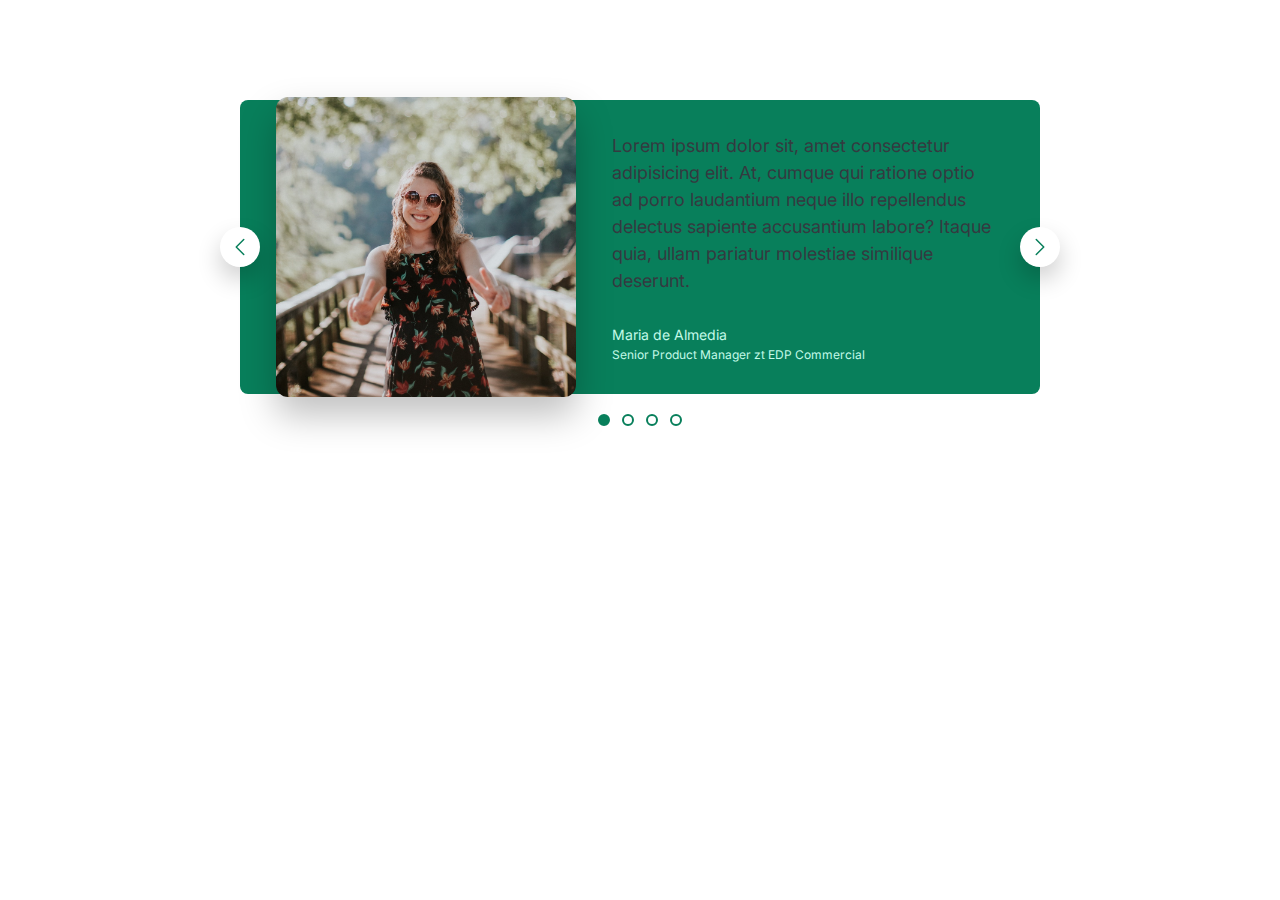
<file: Components/02-carousel.html>
<!DOCTYPE html>
<html lang="en">
<head>
    <meta charset="UTF-8">
    <meta http-equiv="X-UA-Compatible" content="IE=edge">
    <meta name="viewport" content="width=device-width, initial-scale=1.0">
    <link 
    href="https://fonts.googleapis.com/css2?family=Inter:wght@400;500;700&display=swap" 
    rel="stylesheet">
    <title>Carousel Component</title>
    <style>
        /*
            SPACING SYSTEM (px)
            2 / 4 / 8 / 12 / 16 / 24 / 32 / 48 / 64 / 80 / 96 / 128

            FONT SIZE SYSTEM (px)
            10 / 12 / 14 / 16 / 18 / 20 / 24 / 30 / 36 / 44 / 52 / 62 / 74 / 86 / 98
            */

            /* 
            MAIN COLOR : #087f5b; 
            GREY-COLOR : #343a40;
            */

            * {
            margin: 0;
            padding: 0;
            box-sizing: border-box;
            }

            /* ------------------------ */
            /* GENERAL STYLES */
            /* ------------------------ */
            body {
            font-family: 'Inter', sans-serif;
            color: #343a40;
            }

            .carousel {
                width: 800px;
                margin: 100px auto;
                background-color: #087f5b;
                border-radius: 8px;
                /* padding: 32px;
                padding-left: 86px;
                padding-right: 48px; */
                padding: 32px 48px 32px 86px;
                position: relative;

                display: flex;
                align-items: center;
                gap: 86px;
            }

            img {
                height: 200px;
                border-radius: 8px;
                transform: scale(1.5);
                box-shadow: 0 12px 24px rgba(0, 0, 0, 0.25);
            }

            .testimonial-text {
                font-size: 18px;
                font-weight: 500px;
                line-height: 1.5;
                margin-bottom: 32px;
            }

            .testimonial-author {
                font-size: 14px;
                margin-bottom: 4px;
                color: #c3fae8;
            }

            .testimonial-job {
                font-size: 12px;
                color: #c3fae8;
            }

            /* CONTROLS */
            .btn {
                background-color: #fff;
                border: none;
                height: 40px;
                width: 40px;
                position: absolute;
                box-shadow: 0 12px 24px rgba(0, 0, 0, 0.2);
                border-radius: 50%;
                cursor: pointer;

                display: flex;
                align-items: center;
                justify-content: center;
            }

            .btn--left {
                /* IN RELATION TO PARENT ELEMENT */
                left: 0;
                top: 50%;

                /* IN RELATION RO ELEMENT ITSELF */
                transform: translate(-50%, -50%);
            }

            .btn--right{
                right:  0;
                top: 50%;
                transform: translate(50%, -50%);
            }
        
            .btn-icon {
                stroke: #087f5b;
                height: 24px;
                width: 24px;
            }

            .dots {
                position: absolute;
                left: 50%;
                bottom: 0;
                transform: translate(-50% , 32px);

                display: flex;
                gap: 12px;
            }

            .dot {
                width: 12px;
                height: 12px;
                background-color: #fff;
                border: 2px solid #087f5b;
                border-radius: 50%;
                cursor: pointer;
            }

            .dot--fill {
                background-color: #087f5b;
            }

    </style>
</head>
<body>
   <div class="carousel">
    <img src="maria.jpg" alt="Maria de Almedia" />
    <blockquote class="testimonial">
        <p class="testimonial-text">
            Lorem ipsum dolor sit, amet consectetur adipisicing elit. At, cumque qui ratione optio ad porro laudantium neque illo repellendus delectus sapiente accusantium labore? Itaque quia, ullam pariatur molestiae similique deserunt.
        </p>
        <p class="testimonial-author">Maria de Almedia</p>
        <p class="testimonial-job">Senior Product Manager zt EDP Commercial</p>
    </blockquote>

    <button class="btn btn--left">
        <svg 
        xmlns="http://www.w3.org/2000/svg" 
        fill="none"
        viewBox="0 0 24 24" 
        stroke-width="1.5" 
        stroke="currentColor" 
        class="btn-icon"
        >
            <path 
            stroke-linecap="round" 
            stroke-linejoin="round" 
            d="M15.75 19.5L8.25 12l7.5-7.5" 
            />
          </svg>
        </button>
        <button class="btn btn--right">
          <svg 
          xmlns="http://www.w3.org/2000/svg" 
          fill="none" 
          viewBox="0 0 24 24" 
          stroke-width="1.5" 
          stroke="currentColor"
          class="btn-icon"
          >
            <path 
            stroke-linecap="round" 
            stroke-linejoin="round" 
            d="M8.25 4.5l7.5 7.5-7.5 7.5" 
            />
          </svg>
    </button>
    <div class="dots">
        <button class="dot dot--fill">&nbsp;</button>
        <button class="dot">&nbsp;</button>
        <button class="dot">&nbsp;</button>
        <button class="dot">&nbsp;</button>
    </div>
   </div>
</body>
</html>
</file>
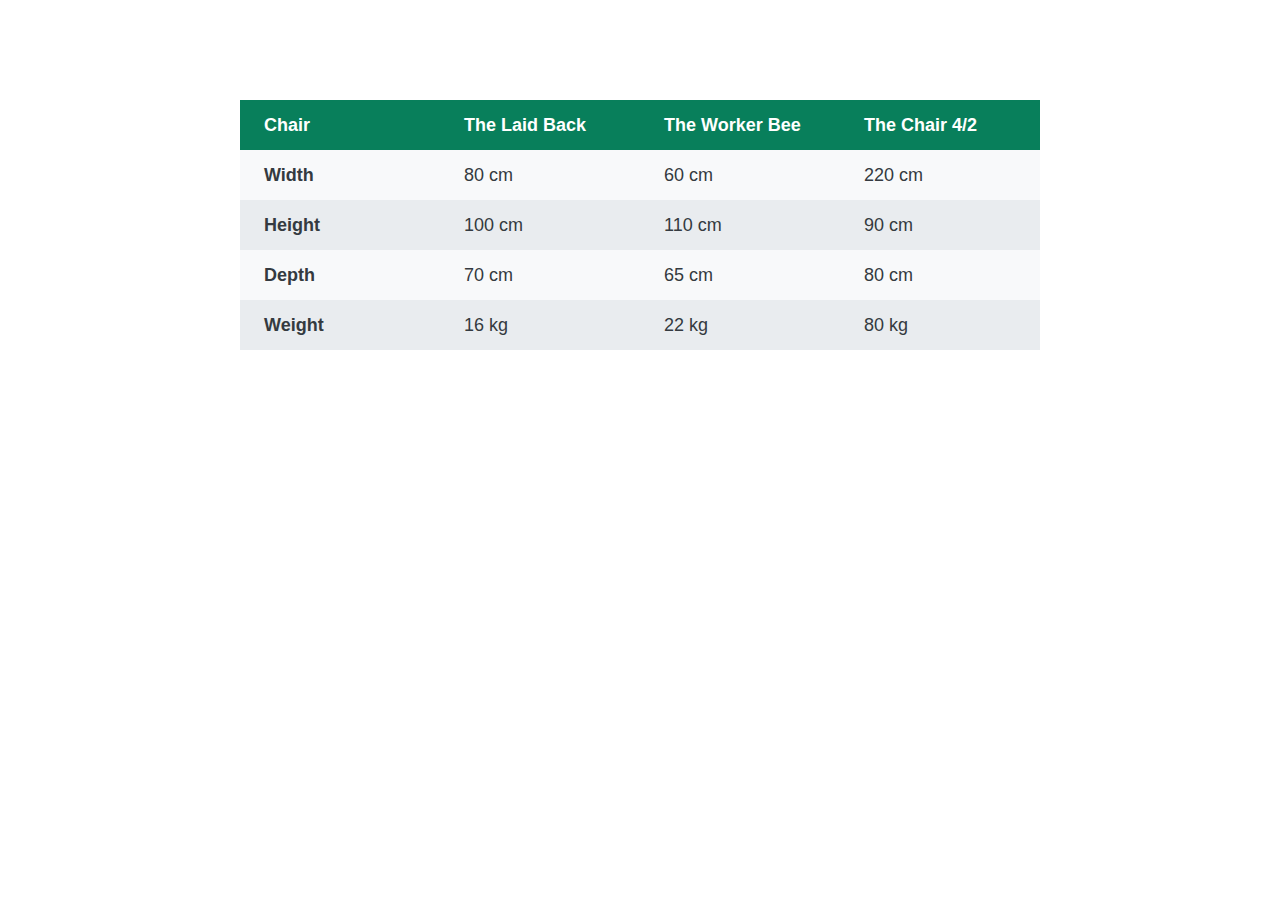
<file: Components/03-table.html>
<!DOCTYPE html>
<html lang="en">
<head>
    <meta charset="UTF-8">
    <meta http-equiv="X-UA-Compatible" content="IE=edge">
    <meta name="viewport" content="width=device-width, initial-scale=1.0">
    <title>Table Component</title>
    <style>
         /*
            SPACING SYSTEM (px)
            2 / 4 / 8 / 12 / 16 / 24 / 32 / 48 / 64 / 80 / 96 / 128

            FONT SIZE SYSTEM (px)
            10 / 12 / 14 / 16 / 18 / 20 / 24 / 30 / 36 / 44 / 52 / 62 / 74 / 86 / 98
            */

            /* 
            MAIN COLOR : #087f5b; 
            GREY-COLOR : #343a40;
            */

            * {
            margin: 0;
            padding: 0;
            box-sizing: border-box;
            }

            /* ------------------------ */
            /* GENERAL STYLES */
            /* ------------------------ */
            body {
            font-family: 'Inter', sans-serif;
            color: #343a40;
            line-height: 1;
            display: flex;
            justify-content: center;
            }

            table {
                width: 800px;
                margin-top: 100px;
                font-size: 18px;
                /* border: 1px solid #343a40; */
                border-collapse: collapse;
            }

            td, th {
                /* border: 1px solid #343a40; */
                padding: 16px 24px;
                text-align: left;
            }

            thead th{
                background-color: #087f5b;
                color: #fff;
                width: 25%;
            }

            tbody  tr:nth-child(odd) {
                background-color: #f8f9fa;
            } 

            tbody  tr:nth-child(even) {
                background-color: #e9ecef;
            }        

    </style>
</head>
<body>
    <table>
        <thead>
        <tr>
            <th>Chair</th>
            <th>The Laid Back</th>
            <th>The Worker Bee</th>
            <th>The Chair 4/2</th>
        </tr>
        </thead>

        <tbody>
        <tr>
            <th>Width</th>
            <td>80 cm</td>
            <td>60 cm</td>
            <td>220 cm</td>
        </tr>
        <tr>
            <th>Height</th>
            <td>100 cm</td>
            <td>110 cm</td>
            <td>90 cm</td>
        </tr>
        <tr>
            <th>Depth</th>
            <td>70 cm</td>
            <td>65 cm</td>
            <td>80 cm</td>
        </tr>
        <tr>
            <th>Weight</th>
            <td>16 kg</td>
            <td>22 kg</td>
            <td>80 kg</td>
        </tr>
    </tbody>
    </table>
</body>
</html>
</file>
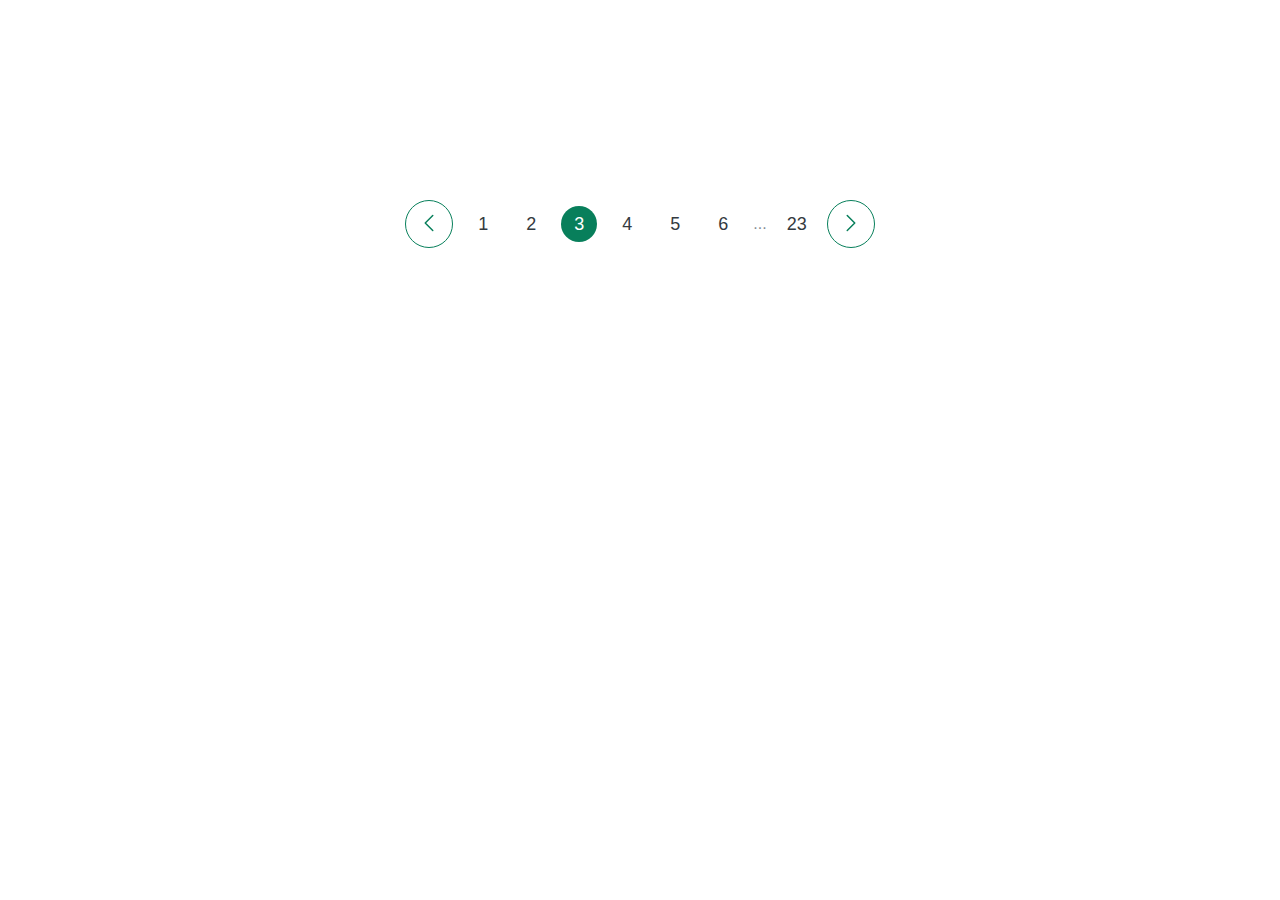
<file: Components/04-pagination.html>
<!DOCTYPE html>
<html lang="en">
<head>
    <meta charset="UTF-8">
    <meta http-equiv="X-UA-Compatible" content="IE=edge">
    <meta name="viewport" content="width=device-width, initial-scale=1.0">
    <title>Document</title>
    <style>
        /*
        SPACING SYSTEM (px)
        2 / 4 / 8 / 12 / 16 / 24 / 32 / 48 / 64 / 80 / 96 / 128

        FONT SIZE SYSTEM (px)
        10 / 12 / 14 / 16 / 18 / 20 / 24 / 30 / 36 / 44 / 52 / 62 / 74 / 86 / 98
        */

        /* 
        MAIN COLOR : #087f5b; 
        GREY-COLOR : #343a40;
        */

        * {
        margin: 0;
        padding: 0;
        box-sizing: border-box;
        }

        /* ------------------------ */
        /* GENERAL STYLES */
        /* ------------------------ */
        body {
        font-family: 'Inter', sans-serif;
        color: #343a40;
        /* border-bottom: 8px solid #087f5b; */
        display: flex;
        justify-content: center;
        }

        .pagination {
            display: flex;
            align-items: center;
            gap: 12px;
            margin-top: 200px;
        }

        .btn {
            border: 1px solid #087f5b;
            border-radius: 50%;
            width: 48px;
            height: 48px;
            background: none;
            cursor: pointer;
        }

        .btn:hover {
            background-color: #087f5b;
        }

        .btn:hover .btn-icon {
            stroke: #fff;
        }

        .btn-icon {
            width: 24px;
            height: 24px;
            stroke: #087f5b;
        }


        .page-link:link,
        .page-link:visited
        {
            text-decoration: none;
            color: #343a40;
            font-size: 18px;
            height: 36px;
            width: 36px;
            border-radius: 50%;
            display: flex;
            align-items: center;
            justify-content: center;
        }

        .page-link:hover,
        .page-link:active,
        .page-link.page-link--current {
            background-color: #087f5b;
            color: #fff;
        }

        .dots {
            color: #868e96;
        }

    </style>
</head>
<body>
    <div class="pagination">
        <button class="btn">
            <svg 
            xmlns="http://www.w3.org/2000/svg" 
            fill="none" 
            viewBox="0 0 24 24" 
            stroke-width="1.5" 
            stroke="currentColor" 
            class="btn-icon"
            >
            <path 
            stroke-linecap="round" 
            stroke-linejoin="round" 
            d="M15.75 19.5L8.25 12l7.5-7.5" 
            />
              </svg>
        </button>
        <a href="#" class="page-link">1</a>
        <a href="#" class="page-link">2</a>
        <a href="#" class="page-link page-link--current">3</a>
        <a href="#" class="page-link">4</a>
        <a href="#" class="page-link">5</a>
        <a href="#" class="page-link">6</a>
        <span class="dots">...</span>
        <a href="#" class="page-link">23</a>
        <button class="btn">
            <svg 
            xmlns="http://www.w3.org/2000/svg" 
            fill="none" 
            viewBox="0 0 24 24" 
            stroke-width="1.5" 
            stroke="currentColor" 
            class="btn-icon"
            >
                <path 
                stroke-linecap="round" 
                stroke-linejoin="round" 
                d="M8.25 4.5l7.5 7.5-7.5 7.5" 
                />
              </svg>
        </button>
    </div>
</body>
</html>
</file>
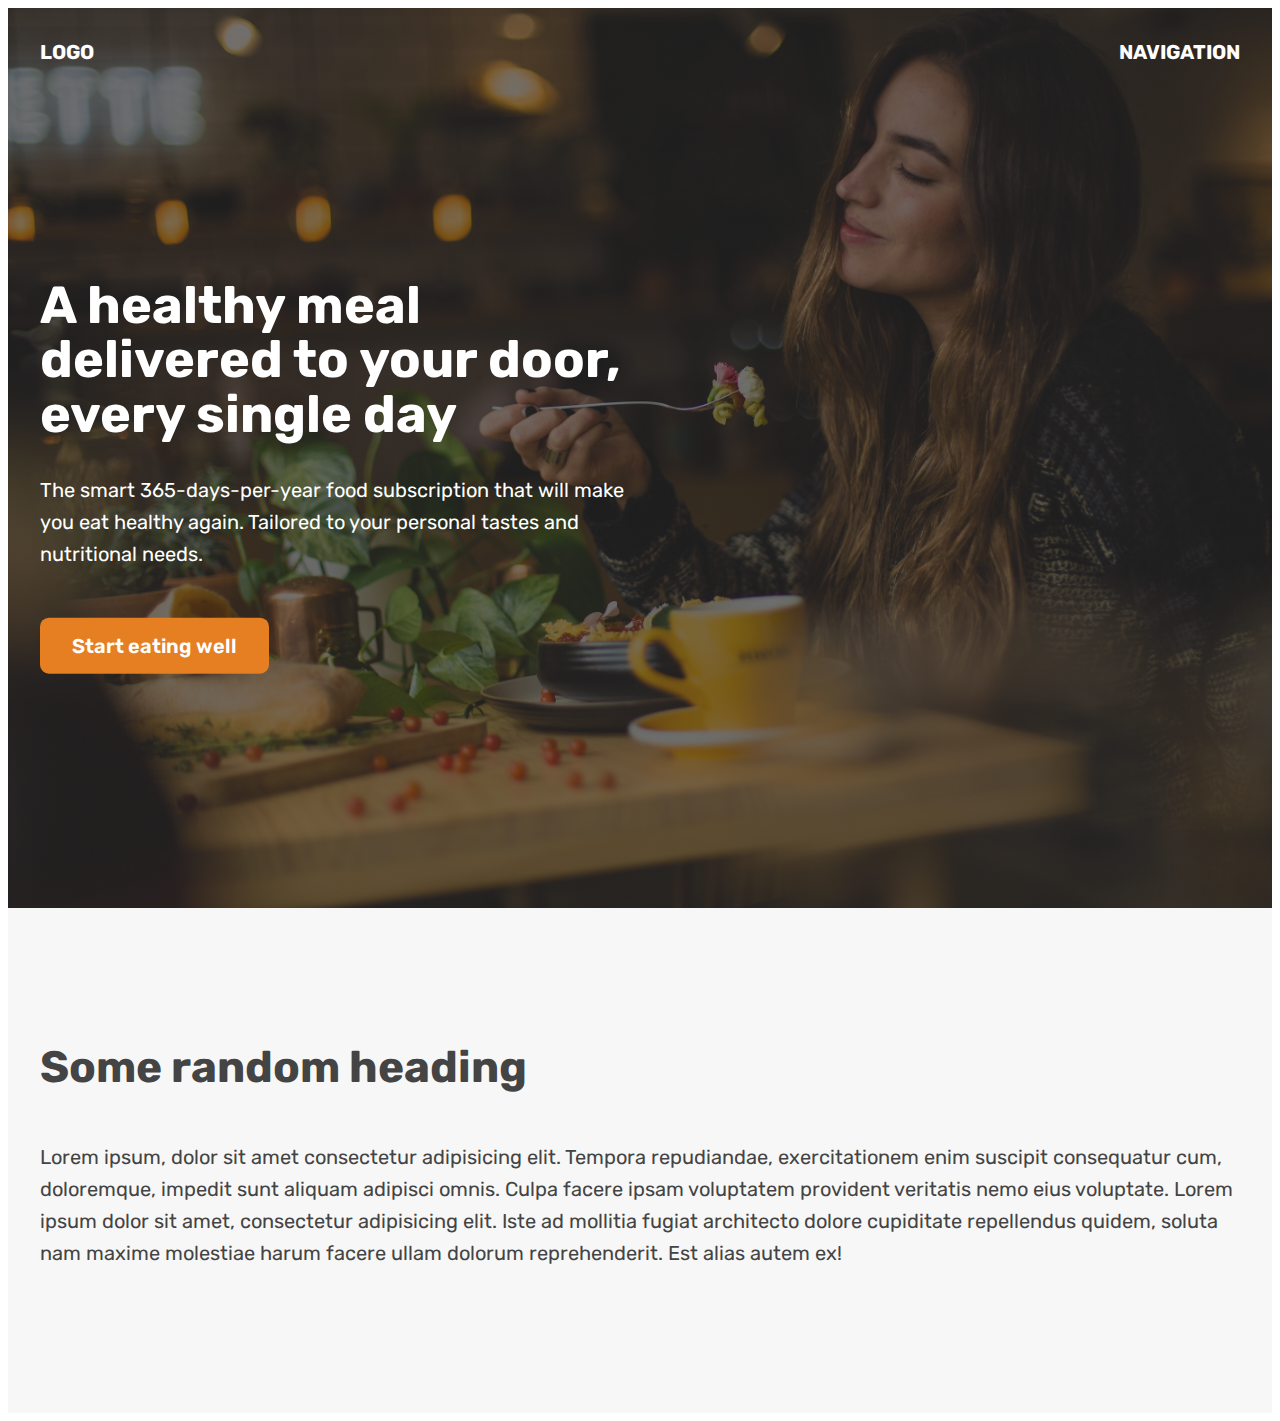
<file: Components/05-hero.html>
<!DOCTYPE html>
<html lang="en">
<head>
    <meta charset="UTF-8">
    <meta http-equiv="X-UA-Compatible" content="IE=edge">
    <meta name="viewport" content="width=device-width, initial-scale=1.0">
    <title>Omnifood Hero Section</title>
    <link 
    rel="preconnect" 
    href="https://fonts.googleapis.com"
    >
    <link 
    rel="preconnect" 
    href="https://fonts.gstatic.com" 
    crossorigin
    >
    <link 
    href="https://fonts.googleapis.com/css2?family=Inter:wght@400;500;700&family=Rubik:wght@400;500;600;700&display=swap" 
    rel="stylesheet"
    >
    <style>
        /* *{
            padding: 0;
            margin: 0;

        } */

        html {
            font-family: 'Rubik', sans-serif;
            color: #444;
        }

        .container {
            width: 1200px;
            margin: 0 auto;
        }

        header {
            /* background-color: orangered; */
            height: 100vh;
            position: relative;

            background-image: linear-gradient(rgba(34, 34, 34, 0.6), rgba(34, 34, 34, 0.6)), url(hero.jpg);
            background-size: cover;
            color: #fff;
        }

        nav {
            font-size: 20px;
            font-weight: 700;
            display: flex;
            justify-content: space-between;
            padding-top: 32px;
            /* background-image: linear-gradient(red, blue); */
            /* background-color: green; */
        }

        .header-container {
            width: 1200px;
            position: absolute;

            /* related to parents size */
            left: 50%;
            top: 50%;

            /* related to element size */
            transform: translate(-50%, -50%);

            /* text-align: center; */
        }

        .header-container-inner {
            width: 50%;
            /* background-color: blue; */
        }

        h1 {
            font-size: 52px;
            margin-bottom: 32px;
            line-height: 1.05;
        }

        p {
            font-size: 20px;
            line-height: 1.6;
            margin-bottom: 48px;
        }

        .btn:link ,
        .btn:visited {
            font-size: 20px;
            font-weight: 600;
            background-color: #e67e22;
            color: #fff;
            text-decoration: none;
            display: inline-block;
            padding: 16px 32px;
            border-radius: 9px;
        }

        h2 {
            font-size: 44px;
            margin-bottom: 48px;
        }

        section {
            padding: 96px 0;
            background-color: #f7f7f7;
        }
    </style>
</head>
<body>
    <header>
        <nav class="container">
            <div>LOGO</div>
            <div>NAVIGATION</div>
        </nav>

        <div class="header-container">
            <div class="header-container-inner">
            <h1>A healthy meal delivered to your door, every single day</h1>
            <p>
                The smart 365-days-per-year food subscription that will make you eat healthy again.
                Tailored to your personal tastes and nutritional needs.
            </p>
            <a href="#" class="btn">Start eating well</a>
        </div>
        </div>
    </header>
    <section>
        <div class="container">
            <h2>Some random heading</h2>
            <p>
                Lorem ipsum, dolor sit amet consectetur adipisicing elit. Tempora repudiandae, exercitationem enim suscipit consequatur cum, doloremque, impedit sunt aliquam adipisci omnis. Culpa facere ipsam voluptatem provident veritatis nemo eius voluptate.
                Lorem ipsum dolor sit amet, consectetur adipisicing elit. Iste ad mollitia fugiat architecto dolore cupiditate repellendus quidem, soluta nam maxime molestiae harum facere ullam dolorum reprehenderit. Est alias autem ex!
            </p>
        </div>
    </section>
</body>
</html>
</file>
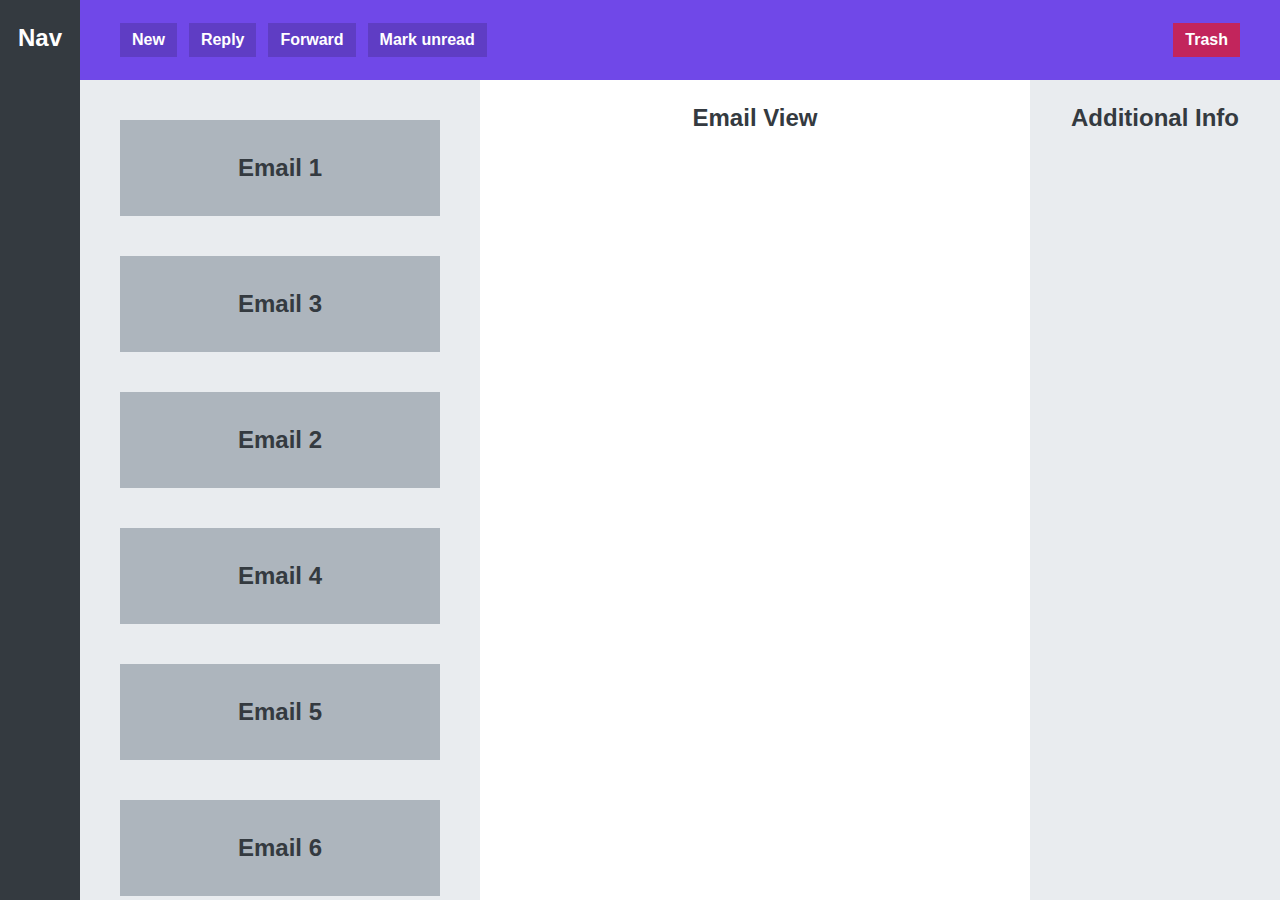
<file: Components/06-app-layout.html>
<!DOCTYPE html>
<html lang="en">
<head>
    <meta charset="UTF-8">
    <meta http-equiv="X-UA-Compatible" content="IE=edge">
    <meta name="viewport" content="width=device-width, initial-scale=1.0">
    <title>App Layout</title>
    <style>
        *{
            margin: 0;
            padding: 0;
            box-sizing: border-box;
        }

        body{
            font-family: sans-serif;
            color: #343a40;
            font-size: 24px;
            height: 100vh;
            text-align: center;
            font-weight: bold;

            display: grid;
            grid-template-columns: 80px 400px 1fr 250px;
            grid-template-rows: 80px 1fr;
        }

        nav, section, main, aside {
            padding-top: 24px;
        }

        nav {
            background-color: #343a40;
            color: #fff;
            grid-row: 1 / -1;
        }

        menu {
            background-color:  #7048e8;
            grid-column: 2 / -1;

            display: flex;
            align-items: center;
            gap: 12px;
            padding: 0 40px;
        }

        button {
            display: inline-block;
            font-size: 16px;
            font-weight: bold;
            background-color: #5f3dc4;
            border: none;
            cursor: pointer;
            color: #fff;
            padding: 8px 12px;
        }

        button:last-child {
            background-color: #c2255c;
            margin-left: auto;
        }

        section {
            background-color: #e9ecef;
            padding: 40px;

            overflow: scroll;

            display: flex;
            flex-direction: column;
            gap: 40px;
        }

        .email {
            background-color: #adb5bd;
            height: 96px;
            flex-shrink: 0;

            display: flex;
            align-items: center;
            justify-content: center;
        }

        aside {
            background-color: #e9ecef;
        }
    </style>
</head>
<body>
    <nav>Nav</nav>
    <menu>
        <button>New</button>
        <button>Reply</button>
        <button>Forward</button>
        <button>Mark unread</button>
        <button>Trash</button>
    </menu>
    <section>
        <div class="email">Email 1</div>
        <div class="email">Email 3</div>
        <div class="email">Email 2</div>
        <div class="email">Email 4</div>
        <div class="email">Email 5</div>
        <div class="email">Email 6</div>
        <div class="email">Email 7</div>
        <div class="email">Email 8</div>
        <div class="email">Email 9</div>
        <div class="email">Email 10</div>
    </section>
    <main>Email View</main>
    <aside>Additional Info</aside>
</body>
</html>
</file>
<file: CSS-Fundamentals/style.css>
* {
  margin: 0;
  padding: 0;
}

body {
  font-family: sans-serif;
  color: #444444;
  border-top: 10px solid #1098ad;
  position: relative;
}

.container {
  width: 700px;
  margin: 0 auto;
}

.main-header {
  background-color: #f7f7f7;
  padding: 20px 40px;
  margin-bottom: 60px;
  height: 80px;
}

nav { 
  font-size: 18px;
}

article {
  margin-bottom: 60px;
}

aside {
  border-top: 5px solid #1098ad;
  border-bottom: 5px solid #1098ad;
  background-color: #f7f7f7;
  padding: 50px 0;
  width: 500px;
  height: 350px;
}

.post-header {
  margin-bottom: 40px;
  position: relative;
}


h1, h2, h3 {
  color: #1098ad;
}

h1 {
    font-size: 26px;
    text-transform: uppercase;
    font-style: italic;
  }

  h2 {
    font-size: 40px;
    margin-bottom: 30px;
  }

  h3 {
    font-size: 30px;
    margin-bottom: 20px;
    margin-top: 40px;
  }

  h4 {
    font-size: 20px;
    text-transform: uppercase;
    text-align: center;
  }

  p {
    font-size: 22px;
    line-height: 1.5;
    margin-bottom: 15px;
  }

  ul,ol {
    margin-left: 50px;
    margin-bottom: 20px;
  }

  li {
    font-size: 20px;
    margin-bottom: 10px;
    display: inline;
  }

  li:last-child {
    margin-bottom: 0;
  }

  header p {
    font-size: 20px;
  }

  /* footer p {
    font-style: italic;
  } */

  #author {
    font-style: italic;
    font-size: 18px;
  }

  #copyright {
    font-size: 16px;
  }

  .related-aunthor {
    font-size: 18px;
    font-weight: bold;
  }

  .related-post {
    list-style: none;
  }


  /* .first-li {
    font-weight: bold;
  } */

  li:first-child {
    font-weight: bold;
  }

  li:last-child {
    font-style: italic;
  }

  li:nth-child(even){
    /* color: red; */
  }

  /* li:nth-child(odd) {
    color: blue;
  } */

 /* article p:first-child {
    color: green;
  } */

  article p:last-child {
    color: orange;
  }

  /* styling links LVHA */
a:link {
  color: #1098ad;
  text-decoration: none;
}

a:visited {
  /* color: #777; */
  color: #1098ad;
}

a:hover {
  color: red;
  font-weight: bold;
  text-decoration: underline dotted orangered;
}

a:active {
  background-color: black;
  color: green;
}

.post-img {
   width: 100%;
   height: auto;
}

nav a:link {
  /* background-color: orangered;
  margin: 20px;
  padding: 20px;

  display: inline-block; */

  margin-right: 30px;
  margin-top: 10px;
  display: inline-block;
}

nav a:link:last-child {
  margin-right: 0;
}

button {
  font-size: 22px;
  padding: 20px;
  cursor: pointer;

  position: absolute;
  /* right: 50px;
  left: 50px; */
  bottom: 50px;
  right: 50px;
}

h1::first-letter {
  font-style: normal;
  margin-right: 5px;
}

h2::first-letter {
  font-size: 80px;
}

p::first-line {
  color: orange;
}

h3 + p::first-line {
  color: green;
}

h2 {
  background-color: orange;
}

h2::after {
  content: "TOP";
  background-color: yellow;
  font-weight: bold;
  font-size: 16px;
  color: black;
  display: inline-block;
  padding: 5px 10px;
  position: absolute;
  right: -25px;
  top: -25px;
}

/* Resolving conflict */

/* #copyright{
  color: red;
} */

/* .copyright {
  color: blue;
}

.text {
  color: yellow;
}

.te {
  color: orange;
}

footer p {
  color: green;
  font-weight: bold ;
} */

/* nav a:link,
nav p {
  font-size: 18px;
} */
</file>
<file: CSS-Layouts/style.css>
* {
  /* border-top: 10px solid #1098ad; */
  margin: 0;
  padding: 0;
  box-sizing: border-box;
}

/* PAGE SECTIONS */
body {
  color: #444;
  font-family: sans-serif;

  border-top: 10px solid #1098ad;
  position: relative;
}

.container {
  width: 1200px;
  /* margin-left: auto;
  margin-right: auto; */
  margin: 0 auto;
}

.main-header {
  background-color: #f7f7f7;
  /* padding: 20px;
  padding-left: 40px;
  padding-right: 40px; */
  padding: 20px 40px;
  /* margin-bottom: 60px; */
  /* height: 80px; */
}

nav {
  font-size: 18px;
  /* text-align: center; */
}

article {
  /* margin-bottom: 60px; */
}

.post-header {
  margin-bottom: 40px;
  /* position: relative; */
}

aside {
  background-color: #f7f7f7;
  border-top: 5px solid #1098ad;
  border-bottom: 5px solid #1098ad;
  padding: 50px 40px;
}

/* SMALLER ELEMENTS */
h1,
h2,
h3 {
  color: #1098ad;
}

h1 {
  font-size: 26px;
  text-transform: uppercase;
  font-style: italic;
}

h2 {
  font-size: 40px;
  margin-bottom: 30px;
}

h3 {
  font-size: 30px;
  margin-bottom: 20px;
  margin-top: 40px;
}

h4 {
  font-size: 20px;
  text-transform: uppercase;
  text-align: center;
  margin-bottom: 30px;
}

p {
  font-size: 22px;
  line-height: 1.5;
  margin-bottom: 15px;
}

ul,
ol {
  margin-left: 50px;
  margin-bottom: 20px;
}

li {
  font-size: 20px;
  margin-bottom: 10px;
  /* display: inline; */
}

li:last-child {
  margin-bottom: 0;
}

/* footer p {
  font-size: 16px;
} */

/* article header p {
  font-style: italic;
} */

#author {
  font-style: italic;
  font-size: 18px;
}

#copyright {
  font-size: 16px;
}

.related-author {
  font-size: 18px;
  font-weight: bold;
}

/* ul {
  list-style: none;
} */

.related {
  list-style: none;
  margin-left: 0;
}

body {
  /* background-color: orangered; */
}

/* .first-li {
  font-weight: bold;
} */

li:first-child {
  font-weight: bold;
}

li:last-child {
  font-style: italic;
}

li:nth-child(even) {
  /* color: red; */
}

/* Misconception: this won't work! */
article p:first-child {
  color: red;
}

/* Styling links */
a:link {
  color: #1098ad;
  text-decoration: none;
}

a:visited {
  /* color: #777; */
  color: #1098ad;
}

a:hover {
  color: orangered;
  font-weight: bold;
  text-decoration: underline orangered;
}

a:active {
  background-color: black;
  font-style: italic;
}
/* LVHA */

.post-img {
  width: 100%;
  height: auto;
}

nav a:link {
  /* background-color: orangered;
  margin: 20px;
  padding: 20px;

  display: block; */

  margin-right: 30px;
  margin-top: 10px;
  display: inline-block;
}

nav a:link:last-child {
  margin-right: 0;
}

button {
  font-size: 22px;
  padding: 20px;
  cursor: pointer;

  position: absolute;
  /* top: 50px;
  left: 50px; */
  bottom: 50px;
  right: 50px;
}

h1::first-letter {
  font-style: normal;
  margin-right: 5px;
}

h3 + p::first-line {
  /* color: red; */
}

h2 {
  /* background-color: orange; */
  position: relative;
}

h2::before {
  content: "TOP";
  background-color: #ffe70e;
  color: #444;
  font-size: 16px;
  font-weight: bold;
  display: inline-block;
  padding: 5px 10px;
  position: absolute;
  top: -10px;
  right: -25px;
}

/* Resolving conflicts */
/* #copyright {
  color: red;
}

.copyright {
  color: blue;
}

.text {
  color: yellow;
}

footer p {
  color: green !important;
} */

/* nav a:link,
nav p {
  font-size: 18px;
} */


/*  FLOATS */
/*  
.author-img {
 float: left;
}

.author {
  float: left;
  margin-top: 10px;
  margin-left: 20px;
}

h1{
  float: left;
}

nav {
  float: right;
}

.clear {
  clear: both;
}

.clearfix::after{
  clear: both;
  content: "";
  display: block;
}

article {
  width: 825px;
  float: left;
}

aside {
  width: 300px;
  float: right;
}

footer {
  clear: both;
}
*/

/* FLEX-BOX */

 .main-header {
  display: flex;
  align-items: center;
  justify-content: space-between;
}

.author-box{
  display: flex;
  align-items: center;
  margin-bottom: 15px;
}

.author {
  margin-bottom: 0;
  margin-left: 15px;
}

.related-post{
  display: flex;
  align-items: center;
  gap: 20px;
  margin-bottom: 30px;
}

.related-link:link {
  font-size: 17px;
  font-style:normal ;
  font-weight: bold;
  margin-bottom: 5px;
  display: block;
}

.related-author{
  margin-bottom: 0;
  font-size: 14px;
  font-weight: normal;
  font-style: italic;
}

/*
.row{
  display: flex;
  gap: 75px;
  margin-bottom: 30px;
  align-items: flex-start;
}

article {
  flex: 1;
  margin-bottom: 0;
}

aside {
 Default 
        flex-grow: 0;
        flex-shrink: 1;
        flex-basis: auto;
  flex: 0 0 300px;
} */

/* CSS Grid Layout */
.container {
  display: grid;
  grid-template-columns: 1fr 300px;
  column-gap: 75px;
  row-gap: 60px;
  align-items: start;
}

.main-header {
  /* grid-column: 1 / span 2; */
  grid-column: 1 / -1;
}

article {

}

aside{
}

footer{
  /* background-color: #1098ad; */
  grid-column: 1 / -1;
}
</file>
<file: Web-Design/style.css>
/*
SPACING SYSTEM (px)
2 / 4 / 8 / 12 / 16 / 24 / 32 / 48 / 64 / 80 / 96 / 128

FONT SIZE SYSTEM (px)
10 / 12 / 14 / 16 / 18 / 20 / 24 / 30 / 36 / 44 / 52 / 62 / 74 / 86 / 98
*/

/* 
MAIN COLOR : #087f5b; 
GREY-COLOR : #343a40;
*/

* {
  margin: 0;
  padding: 0;
  box-sizing: border-box;
}

/* ------------------------ */
/* GENERAL STYLES */
/* ------------------------ */
body {
  font-family: 'Inter', sans-serif;
  color: #343a40;
  border-bottom: 8px solid #087f5b;
}

.container {
  width: 960px;
  margin: 0 auto;
}

header,
section {
  margin-bottom: 96px;
  /* white-space: 48px; */
}

h2 {
  margin-bottom: 48px;
  font-size: 36px;
  letter-spacing: -0.5px;
}

.grid-3-cols {
  display: grid;
  grid-template-columns: repeat(3, 1fr);
  column-gap: 80px;
}

.btn:link, .btn:visited  {
  background-color: #087f5b;
  color: #fff;
  text-decoration: none;
  text-transform: uppercase;
  font-weight: 500;
  display: inline-block;
  border-radius: 100px;
}

.btn:hover, .btn-active {
  background-color: #2f9e44;
}

.btn--big {
  font-size: 18px;
  padding: 16px 32px;
}

.btn--small {
  font-size: 14px;
  padding: 8px 12px;
}

img {
  border-radius: 10px;
}


/* ------------------------ */
/* COMPONENT STYLES */
/* ------------------------ */

/* HEADER */
header {
  display: grid;
  grid-template-columns: repeat(2, 1fr);
  column-gap: 80px;
  margin-top: 64px;
}

.header-text-box {
  align-self: center;
}

h1 {
  margin-bottom: 32px;
  /* / 44 / 52 / 62 / */
  font-size: 52px;
  line-height: 1.1;
  letter-spacing: -1px;
  /* text-shadow: 0 20px 3px rgba(0, 0, 0, 0.2); */
}

.header-text {
  margin-bottom: 24px;
  font-size: 18px;
  line-height: 1.7;
}

img {
  width: 100%;
}

/* FEATURES */
.features-icon {
  stroke: #087f5b;
  width: 32px;
  height: 32px;
  margin-bottom: 24px;
}

.features-title {
  margin-bottom: 16px;
  font-size: 20px;
}

.features-text {
  font-size: 18px;
  line-height: 1.7;
}

/* TESTIMONIAL */
.testimonial-section {
  background-color: #087f5b;
  color: #fff;
  padding: 24px;
  border-radius: 12px;
}

.testimonial-box {
  grid-column: 2 / -1;
  align-self: center;
}

.testimonial-box h2 {
  margin-bottom: 24px;
  font-size: 24px;
}

.testimonial-text {
  font-style: italic;
  margin-bottom: 24px;
  font-size: 18px;
  line-height: 1.7;
  color: #e6fcf5;
}

.testimonial-author {
  color: #c3fae8;
}

/* CHAIRS */
.chair {
  box-shadow: 0 20px 30px 0 rgba(0, 0, 0, 0.05);
  border-radius: 12px;
}

.chair img {
  border-bottom-left-radius: 0;
  border-bottom-right-radius: 0;
}

.chair-box {
  padding: 32px;
}

h3 {
  margin-bottom: 24px;
  font-size: 20px;
}

.chair-details {
  list-style: none;
  margin-bottom: 48px;
}

.chair-details li {
  display: flex;
  align-items: center;
  gap: 12px;
  margin-bottom: 24px;
}

.chair-details li:last-child {
  margin-bottom: 0;
}

.chair-icon {
  stroke: #087f5b;
  /* fill: red; */
  width: 24px;
  height: 24px;
}

.chair-price {
  display: flex;
  justify-content: space-between;
  font-size: 20px;
  justify-content: center;
}

footer {
  margin-bottom: 48px;
  font-size: 14px;
  color: #495057;
}
</file>
